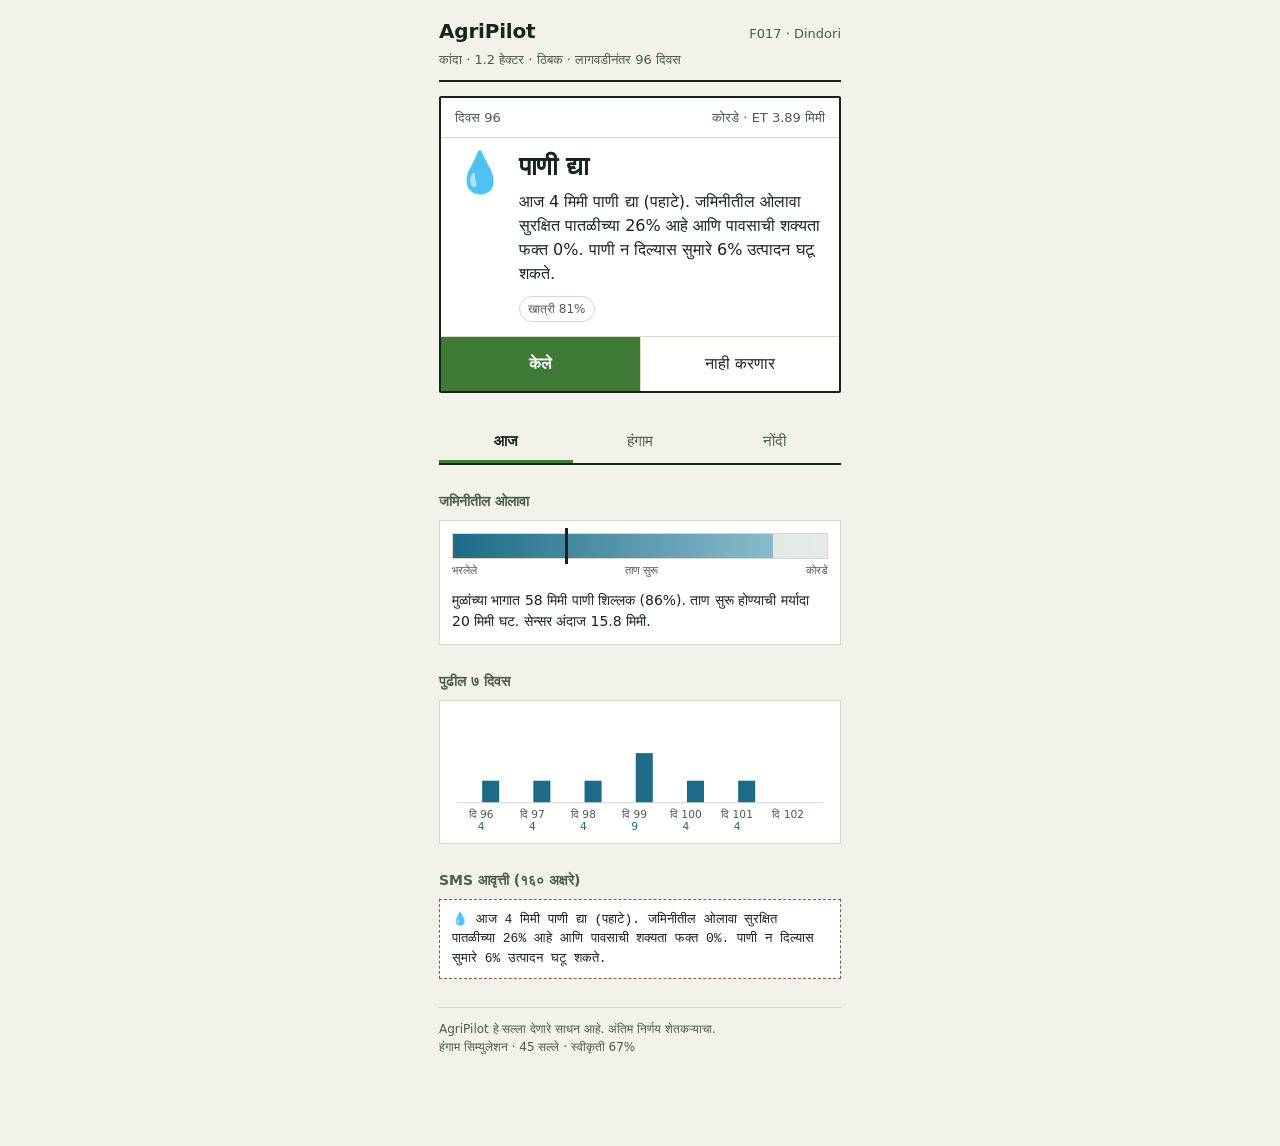
<file: app/index_mr_lowbandwidth.html>
<!doctype html>
<html lang="mr">
<head>
<meta charset="utf-8">
<meta name="viewport" content="width=device-width,initial-scale=1,viewport-fit=cover">
<title>AgriPilot &mdash; शेत सल्ला</title>
<style>
:root{
  --ink:#16241d; --ink-soft:#4a5b51; --paper:#f3f2ea; --card:#ffffff;
  --water:#1d6b86; --leaf:#3f7a37; --soil:#8a5a3b; --alert:#bf4520;
  --rule:#d8d7c9; --shadow:0 1px 0 var(--rule);
}
:root:not([data-theme=light]){}
@media (prefers-color-scheme:dark){
 :root:not([data-theme=light]){--ink:#e9ece3;--ink-soft:#9dab9c;--paper:#101511;--card:#19211b;--rule:#2c352d;--water:#5fb6d1;--leaf:#7cc06e;--soil:#c08f68;--alert:#f08055;}
}
:root[data-theme=dark]{--ink:#e9ece3;--ink-soft:#9dab9c;--paper:#101511;--card:#19211b;--rule:#2c352d;--water:#5fb6d1;--leaf:#7cc06e;--soil:#c08f68;--alert:#f08055;}
*{box-sizing:border-box}
body{margin:0;background:var(--paper);color:var(--ink);
 font-family:"Noto Sans Devanagari","Nirmala UI",system-ui,-apple-system,"Segoe UI",Roboto,sans-serif;
 font-size:17px;line-height:1.5;-webkit-text-size-adjust:100%}
.wrap{max-width:430px;margin:0 auto;padding:0 14px 90px}
header{padding:16px 0 10px;border-bottom:2px solid var(--ink)}
.brand{display:flex;align-items:baseline;justify-content:space-between;gap:8px}
.brand b{font-size:20px;letter-spacing:-.01em}
.brand span{font-size:13px;color:var(--ink-soft)}
.meta{font-size:13px;color:var(--ink-soft);margin-top:4px}

/* hero: the day's action, the one loud thing in the whole design */
.today{margin:14px 0 0;background:var(--card);border:2px solid var(--ink);border-radius:2px}
.today .band{display:flex;align-items:center;gap:10px;padding:10px 14px;border-bottom:1px solid var(--rule)}
.today .band .day{font-variant-numeric:tabular-nums;font-size:13px;color:var(--ink-soft)}
.today .verb{padding:14px;display:flex;gap:14px;align-items:flex-start}
.today .glyph{font-size:40px;line-height:1}
.today h1{margin:0;font-size:26px;line-height:1.15;letter-spacing:-.02em}
.today p{margin:8px 0 0;font-size:16px}
.confi{display:inline-block;margin-top:10px;font-size:12px;padding:3px 8px;border:1px solid var(--rule);border-radius:99px;color:var(--ink-soft)}
.acts{display:flex;border-top:1px solid var(--rule)}
.acts button{flex:1;border:0;padding:15px 8px;font:inherit;font-size:16px;background:transparent;color:var(--ink);cursor:pointer}
.acts button+button{border-left:1px solid var(--rule)}
.acts button.yes{background:var(--leaf);color:#fff;font-weight:600}
.acts button:focus-visible{outline:3px solid var(--water);outline-offset:-3px}
.done{padding:12px 14px;font-size:15px;color:var(--leaf);display:none}

h2{font-size:14px;font-weight:600;margin:26px 0 8px;color:var(--ink-soft)}
.grid{display:grid;grid-template-columns:1fr 1fr;gap:1px;background:var(--rule);border:1px solid var(--rule)}
.cell{background:var(--card);padding:10px 12px}
.cell .n{font-size:22px;font-variant-numeric:tabular-nums;letter-spacing:-.02em}
.cell .l{font-size:12px;color:var(--ink-soft)}
.cell .d{font-size:12px;color:var(--leaf)}
.cell .d.bad{color:var(--alert)}

.moist{background:var(--card);border:1px solid var(--rule);padding:12px}
.bar{height:26px;background:linear-gradient(90deg,var(--water),#9cc9d6);position:relative;border:1px solid var(--rule)}
.bar i{position:absolute;top:-6px;bottom:-6px;width:3px;background:var(--ink)}
.bar u{position:absolute;top:0;bottom:0;right:0;background:var(--paper);opacity:.85}
.scale{display:flex;justify-content:space-between;font-size:11px;color:var(--ink-soft);margin-top:4px}

svg{display:block;width:100%;height:auto}
.chartbox{background:var(--card);border:1px solid var(--rule);padding:10px 8px 4px;overflow-x:auto}
.legend{display:flex;gap:14px;font-size:12px;color:var(--ink-soft);padding:6px 4px 0;flex-wrap:wrap}
.legend b{display:inline-block;width:10px;height:10px;margin-right:4px;vertical-align:-1px}

.log{border:1px solid var(--rule);background:var(--card)}
.row{padding:10px 12px;border-bottom:1px solid var(--rule);display:flex;gap:10px;font-size:14px}
.row:last-child{border-bottom:0}
.row .g{font-size:18px}
.row .t{flex:1}
.row .s{font-size:11px;color:var(--ink-soft);white-space:nowrap}
.row.rej .t{opacity:.55;text-decoration:line-through}

.sms{font-family:ui-monospace,"Cascadia Mono",Menlo,monospace;font-size:13px;background:var(--card);
 border:1px dashed var(--soil);padding:10px 12px;white-space:pre-wrap;word-break:break-word}
.tabs{display:flex;gap:0;margin:26px 0 0;border-bottom:2px solid var(--ink)}
.tabs button{flex:1;background:transparent;border:0;padding:11px 6px;font:inherit;font-size:15px;color:var(--ink-soft);cursor:pointer}
.tabs button[aria-selected=true]{color:var(--ink);font-weight:600;box-shadow:inset 0 -3px 0 var(--leaf)}
.pane{display:none}.pane.on{display:block}
footer{margin-top:28px;font-size:12px;color:var(--ink-soft);border-top:1px solid var(--rule);padding-top:12px}
.kb{font-size:11px;color:var(--ink-soft);text-align:right;padding-top:6px}
@media (prefers-reduced-motion:no-preference){.today{transition:border-color .2s}}
</style>
</head>
<body>
<div class="wrap">
<header>
  <div class="brand"><b>AgriPilot</b><span id="fmeta"></span></div>
  <div class="meta" id="fsub"></div>
</header>

<div class="today" id="today"></div>

<div class="tabs" role="tablist">
  <button role="tab" aria-selected="true" data-p="p1">आज</button>
  <button role="tab" aria-selected="false" data-p="p2">हंगाम</button>
  <button role="tab" aria-selected="false" data-p="p3">नोंदी</button>
</div>

<div class="pane on" id="p1">
  <h2>जमिनीतील ओलावा</h2>
  <div class="moist">
    <div class="bar"><u id="dep"></u><i id="mark"></i></div>
    <div class="scale"><span>भरलेले</span><span id="rawlbl">ताण सुरू</span><span>कोरडे</span></div>
    <p style="margin:10px 0 0;font-size:14px" id="mtxt"></p>
  </div>
  <h2>पुढील ७ दिवस</h2>
  <div class="chartbox"><svg id="plan" viewBox="0 0 360 120" role="img" aria-label="सात दिवसांचा आराखडा"></svg></div>
  <h2>SMS आवृत्ती (१६० अक्षरे)</h2>
  <div class="sms" id="sms"></div>
</div>

<div class="pane" id="p2">
  <h2>आजपर्यंत — तुमच्या नेहमीच्या पद्धतीशी तुलना</h2>
  <div class="grid" id="kpi"></div>
  <h2>पाणी आणि ताण</h2>
  <div class="chartbox"><svg id="season" viewBox="0 0 360 170" role="img" aria-label="हंगामातील पाणी"></svg>
    <div class="legend"><span><b style="background:var(--water)"></b>सिंचन</span>
      <span><b style="background:#9cc9d6"></b>पाऊस</span>
      <span><b style="background:var(--soil)"></b>ओलावा घट</span>
      <span><b style="background:var(--alert)"></b>ताण मर्यादा</span></div></div>
  <h2>निविष्ठा वापर</h2>
  <div class="chartbox"><svg id="inputs" viewBox="0 0 360 130" role="img" aria-label="निविष्ठा तुलना"></svg></div>
</div>

<div class="pane" id="p3">
  <h2>सल्ल्यांची नोंद</h2>
  <div class="log" id="log"></div>
  <div class="kb" id="weight"></div>
</div>

<footer>
  AgriPilot हे सल्ला देणारे साधन आहे. अंतिम निर्णय शेतकऱ्याचा.<br>
  <span id="src"></span>
</footer>
</div>

<script id="d" type="application/json">{"trace":[{"day":0,"rain":6.1,"etc":1.94,"ks":1.0,"dr":0.0,"dr_hat":0.0,"raw":7.1,"taw":23.6,"irrigation":9.7,"n":0.0,"spray":""},{"day":1,"rain":0.0,"etc":2.75,"ks":1.0,"dr":2.8,"dr_hat":4.5,"raw":7.4,"taw":24.8,"irrigation":0.0,"n":0.0,"spray":""},{"day":2,"rain":15.1,"etc":1.83,"ks":1.0,"dr":0.0,"dr_hat":0.0,"raw":7.8,"taw":25.9,"irrigation":4.0,"n":0.0,"spray":""},{"day":3,"rain":0.0,"etc":2.48,"ks":1.0,"dr":2.5,"dr_hat":3.8,"raw":8.1,"taw":27.0,"irrigation":0.0,"n":0.0,"spray":""},{"day":4,"rain":0.0,"etc":2.76,"ks":1.0,"dr":1.5,"dr_hat":2.7,"raw":8.4,"taw":28.1,"irrigation":4.2,"n":0.0,"spray":""},{"day":5,"rain":0.0,"etc":2.73,"ks":1.0,"dr":0.6,"dr_hat":2.9,"raw":8.8,"taw":29.3,"irrigation":4.0,"n":0.0,"spray":""},{"day":6,"rain":1.5,"etc":1.68,"ks":1.0,"dr":0.8,"dr_hat":3.5,"raw":9.1,"taw":30.4,"irrigation":0.0,"n":0.0,"spray":""},{"day":7,"rain":10.0,"etc":1.97,"ks":1.0,"dr":0.0,"dr_hat":0.0,"raw":9.5,"taw":31.5,"irrigation":0.0,"n":0.0,"spray":""},{"day":8,"rain":16.4,"etc":1.91,"ks":1.0,"dr":0.0,"dr_hat":0.0,"raw":9.8,"taw":32.6,"irrigation":0.0,"n":0.0,"spray":""},{"day":9,"rain":14.1,"etc":1.89,"ks":1.0,"dr":0.0,"dr_hat":0.0,"raw":10.1,"taw":33.8,"irrigation":0.0,"n":0.0,"spray":""},{"day":10,"rain":0.0,"etc":2.89,"ks":1.0,"dr":2.9,"dr_hat":4.4,"raw":10.5,"taw":34.9,"irrigation":0.0,"n":0.0,"spray":""},{"day":11,"rain":0.0,"etc":2.98,"ks":1.0,"dr":5.9,"dr_hat":9.1,"raw":10.8,"taw":36.0,"irrigation":0.0,"n":0.0,"spray":""},{"day":12,"rain":0.0,"etc":3.16,"ks":1.0,"dr":9.0,"dr_hat":13.3,"raw":11.1,"taw":37.1,"irrigation":0.0,"n":0.0,"spray":""},{"day":13,"rain":0.0,"etc":2.88,"ks":1.0,"dr":1.2,"dr_hat":6.1,"raw":11.5,"taw":38.3,"irrigation":11.9,"n":0.0,"spray":""},{"day":14,"rain":0.0,"etc":2.93,"ks":1.0,"dr":0.5,"dr_hat":5.1,"raw":11.8,"taw":39.4,"irrigation":4.0,"n":0.0,"spray":""},{"day":15,"rain":0.0,"etc":2.95,"ks":1.0,"dr":3.5,"dr_hat":8.2,"raw":12.2,"taw":40.5,"irrigation":0.0,"n":0.0,"spray":""},{"day":16,"rain":0.0,"etc":2.89,"ks":1.0,"dr":6.4,"dr_hat":10.0,"raw":12.5,"taw":41.6,"irrigation":0.0,"n":0.0,"spray":""},{"day":17,"rain":0.0,"etc":2.88,"ks":1.0,"dr":9.2,"dr_hat":13.3,"raw":12.8,"taw":42.8,"irrigation":0.0,"n":0.0,"spray":""},{"day":18,"rain":0.0,"etc":2.98,"ks":1.0,"dr":2.4,"dr_hat":6.3,"raw":13.2,"taw":43.9,"irrigation":10.9,"n":0.0,"spray":""},{"day":19,"rain":0.0,"etc":2.84,"ks":1.0,"dr":5.3,"dr_hat":9.0,"raw":13.5,"taw":45.0,"irrigation":0.0,"n":0.0,"spray":""},{"day":20,"rain":11.1,"etc":1.84,"ks":1.0,"dr":0.0,"dr_hat":0.0,"raw":13.8,"taw":46.1,"irrigation":0.0,"n":0.0,"spray":""},{"day":21,"rain":0.0,"etc":2.87,"ks":1.0,"dr":2.9,"dr_hat":3.9,"raw":14.2,"taw":47.3,"irrigation":0.0,"n":0.0,"spray":"biological"},{"day":22,"rain":0.0,"etc":3.08,"ks":1.0,"dr":5.9,"dr_hat":8.0,"raw":14.5,"taw":48.4,"irrigation":0.0,"n":0.0,"spray":""},{"day":23,"rain":0.0,"etc":3.46,"ks":1.0,"dr":9.4,"dr_hat":12.1,"raw":14.9,"taw":49.5,"irrigation":0.0,"n":0.0,"spray":""},{"day":24,"rain":0.0,"etc":3.31,"ks":1.0,"dr":12.7,"dr_hat":15.7,"raw":15.2,"taw":50.6,"irrigation":0.0,"n":0.0,"spray":""},{"day":25,"rain":0.0,"etc":3.16,"ks":1.0,"dr":8.2,"dr_hat":11.4,"raw":15.5,"taw":51.8,"irrigation":8.6,"n":0.0,"spray":""},{"day":26,"rain":0.0,"etc":3.2,"ks":1.0,"dr":11.4,"dr_hat":15.2,"raw":15.9,"taw":52.9,"irrigation":0.0,"n":0.0,"spray":""},{"day":27,"rain":0.0,"etc":3.21,"ks":1.0,"dr":14.6,"dr_hat":20.1,"raw":16.2,"taw":54.0,"irrigation":0.0,"n":0.0,"spray":""},{"day":28,"rain":0.0,"etc":3.02,"ks":1.0,"dr":8.9,"dr_hat":12.9,"raw":16.5,"taw":55.1,"irrigation":9.7,"n":0.0,"spray":"chemical"},{"day":29,"rain":0.0,"etc":2.91,"ks":1.0,"dr":8.2,"dr_hat":13.8,"raw":16.9,"taw":56.3,"irrigation":4.0,"n":0.0,"spray":""},{"day":30,"rain":0.0,"etc":2.97,"ks":1.0,"dr":11.2,"dr_hat":14.6,"raw":17.2,"taw":57.4,"irrigation":0.0,"n":0.0,"spray":""},{"day":31,"rain":0.0,"etc":3.1,"ks":1.0,"dr":14.3,"dr_hat":19.3,"raw":17.6,"taw":58.5,"irrigation":0.0,"n":0.0,"spray":""},{"day":32,"rain":0.0,"etc":3.17,"ks":1.0,"dr":8.8,"dr_hat":12.9,"raw":17.9,"taw":59.6,"irrigation":9.6,"n":0.0,"spray":""},{"day":33,"rain":0.0,"etc":3.03,"ks":1.0,"dr":8.3,"dr_hat":12.1,"raw":18.2,"taw":60.8,"irrigation":4.0,"n":0.0,"spray":""},{"day":34,"rain":0.0,"etc":3.27,"ks":1.0,"dr":11.5,"dr_hat":16.4,"raw":18.6,"taw":61.9,"irrigation":0.0,"n":0.0,"spray":""},{"day":35,"rain":0.0,"etc":3.14,"ks":1.0,"dr":14.7,"dr_hat":22.2,"raw":18.9,"taw":63.0,"irrigation":0.0,"n":0.0,"spray":"chemical"},{"day":36,"rain":0.0,"etc":3.54,"ks":1.0,"dr":9.0,"dr_hat":14.3,"raw":19.2,"taw":64.1,"irrigation":10.2,"n":0.0,"spray":""},{"day":37,"rain":0.0,"etc":3.56,"ks":1.0,"dr":12.6,"dr_hat":18.4,"raw":19.6,"taw":65.3,"irrigation":0.0,"n":0.0,"spray":""},{"day":38,"rain":0.0,"etc":3.53,"ks":1.0,"dr":12.5,"dr_hat":17.5,"raw":19.9,"taw":66.4,"irrigation":4.0,"n":0.0,"spray":""},{"day":39,"rain":0.0,"etc":3.9,"ks":1.0,"dr":12.8,"dr_hat":17.5,"raw":20.3,"taw":67.5,"irrigation":4.0,"n":0.0,"spray":""},{"day":40,"rain":0.0,"etc":3.89,"ks":1.0,"dr":16.7,"dr_hat":22.9,"raw":20.3,"taw":67.5,"irrigation":0.0,"n":0.0,"spray":""},{"day":41,"rain":0.0,"etc":3.69,"ks":1.0,"dr":2.2,"dr_hat":10.5,"raw":20.3,"taw":67.5,"irrigation":20.2,"n":0.0,"spray":""},{"day":42,"rain":0.0,"etc":3.44,"ks":1.0,"dr":5.6,"dr_hat":13.1,"raw":20.3,"taw":67.5,"irrigation":0.0,"n":0.0,"spray":"biological"},{"day":43,"rain":0.0,"etc":3.29,"ks":1.0,"dr":8.9,"dr_hat":15.0,"raw":20.3,"taw":67.5,"irrigation":0.0,"n":0.0,"spray":""},{"day":44,"rain":0.0,"etc":3.43,"ks":1.0,"dr":4.9,"dr_hat":10.7,"raw":20.3,"taw":67.5,"irrigation":8.2,"n":0.0,"spray":""},{"day":45,"rain":0.0,"etc":3.48,"ks":1.0,"dr":4.8,"dr_hat":13.4,"raw":20.3,"taw":67.5,"irrigation":4.0,"n":0.0,"spray":""},{"day":46,"rain":0.0,"etc":3.49,"ks":1.0,"dr":8.3,"dr_hat":16.0,"raw":20.3,"taw":67.5,"irrigation":0.0,"n":8.0,"spray":""},{"day":47,"rain":0.0,"etc":3.37,"ks":1.0,"dr":4.1,"dr_hat":11.7,"raw":20.3,"taw":67.5,"irrigation":8.5,"n":0.0,"spray":""},{"day":48,"rain":0.0,"etc":3.48,"ks":1.0,"dr":7.6,"dr_hat":13.1,"raw":20.3,"taw":67.5,"irrigation":0.0,"n":0.0,"spray":""},{"day":49,"rain":0.0,"etc":3.49,"ks":1.0,"dr":11.0,"dr_hat":16.4,"raw":20.3,"taw":67.5,"irrigation":0.0,"n":0.0,"spray":"chemical"},{"day":50,"rain":0.0,"etc":3.64,"ks":1.0,"dr":14.7,"dr_hat":21.2,"raw":20.3,"taw":67.5,"irrigation":0.0,"n":0.0,"spray":""},{"day":51,"rain":0.0,"etc":3.34,"ks":1.0,"dr":8.9,"dr_hat":14.4,"raw":20.3,"taw":67.5,"irrigation":10.1,"n":0.0,"spray":""},{"day":52,"rain":0.0,"etc":3.62,"ks":1.0,"dr":8.9,"dr_hat":15.7,"raw":20.3,"taw":67.5,"irrigation":4.0,"n":0.0,"spray":""},{"day":53,"rain":0.0,"etc":3.82,"ks":1.0,"dr":9.1,"dr_hat":16.4,"raw":20.3,"taw":67.5,"irrigation":4.0,"n":0.0,"spray":""},{"day":54,"rain":0.6,"etc":2.71,"ks":1.0,"dr":11.2,"dr_hat":16.8,"raw":20.3,"taw":67.5,"irrigation":0.0,"n":0.0,"spray":""},{"day":55,"rain":0.0,"etc":3.13,"ks":1.0,"dr":10.8,"dr_hat":15.8,"raw":20.3,"taw":67.5,"irrigation":4.0,"n":16.3,"spray":""},{"day":56,"rain":0.0,"etc":3.56,"ks":1.0,"dr":14.3,"dr_hat":19.5,"raw":20.3,"taw":67.5,"irrigation":0.0,"n":0.0,"spray":"chemical"},{"day":57,"rain":0.0,"etc":3.94,"ks":1.0,"dr":9.4,"dr_hat":14.6,"raw":20.3,"taw":67.5,"irrigation":9.9,"n":0.0,"spray":""},{"day":58,"rain":0.0,"etc":3.83,"ks":1.0,"dr":9.6,"dr_hat":14.8,"raw":20.3,"taw":67.5,"irrigation":4.0,"n":0.0,"spray":""},{"day":59,"rain":0.0,"etc":3.84,"ks":1.0,"dr":13.5,"dr_hat":21.8,"raw":20.3,"taw":67.5,"irrigation":0.0,"n":0.0,"spray":""},{"day":60,"rain":0.0,"etc":3.71,"ks":1.0,"dr":1.2,"dr_hat":10.4,"raw":20.3,"taw":67.5,"irrigation":17.7,"n":0.0,"spray":""},{"day":61,"rain":0.0,"etc":3.69,"ks":1.0,"dr":4.9,"dr_hat":13.2,"raw":20.3,"taw":67.5,"irrigation":0.0,"n":0.0,"spray":""},{"day":62,"rain":0.0,"etc":3.41,"ks":1.0,"dr":8.3,"dr_hat":16.0,"raw":20.3,"taw":67.5,"irrigation":0.0,"n":0.0,"spray":""},{"day":63,"rain":0.0,"etc":3.42,"ks":1.0,"dr":11.8,"dr_hat":21.5,"raw":20.3,"taw":67.5,"irrigation":0.0,"n":0.0,"spray":""},{"day":64,"rain":0.0,"etc":3.51,"ks":1.0,"dr":6.1,"dr_hat":14.9,"raw":20.3,"taw":67.5,"irrigation":10.1,"n":18.4,"spray":""},{"day":65,"rain":0.0,"etc":3.45,"ks":1.0,"dr":9.6,"dr_hat":16.3,"raw":20.3,"taw":67.5,"irrigation":0.0,"n":0.0,"spray":"biological"},{"day":66,"rain":0.0,"etc":3.76,"ks":1.0,"dr":4.2,"dr_hat":15.1,"raw":20.3,"taw":67.5,"irrigation":10.1,"n":0.0,"spray":""},{"day":67,"rain":0.0,"etc":3.75,"ks":1.0,"dr":8.0,"dr_hat":17.5,"raw":20.3,"taw":67.5,"irrigation":0.0,"n":0.0,"spray":""},{"day":68,"rain":0.0,"etc":3.35,"ks":1.0,"dr":11.3,"dr_hat":19.2,"raw":20.3,"taw":67.5,"irrigation":0.0,"n":0.0,"spray":""},{"day":69,"rain":0.0,"etc":3.65,"ks":1.0,"dr":6.3,"dr_hat":14.1,"raw":20.3,"taw":67.5,"irrigation":9.7,"n":0.0,"spray":""},{"day":70,"rain":0.0,"etc":3.63,"ks":1.0,"dr":9.9,"dr_hat":16.2,"raw":20.3,"taw":67.5,"irrigation":0.0,"n":0.0,"spray":""},{"day":71,"rain":0.0,"etc":3.55,"ks":1.0,"dr":13.5,"dr_hat":19.6,"raw":20.3,"taw":67.5,"irrigation":0.0,"n":0.0,"spray":""},{"day":72,"rain":0.0,"etc":3.65,"ks":1.0,"dr":17.1,"dr_hat":22.9,"raw":20.3,"taw":67.5,"irrigation":0.0,"n":0.0,"spray":""},{"day":73,"rain":0.0,"etc":4.0,"ks":1.0,"dr":10.5,"dr_hat":17.2,"raw":20.3,"taw":67.5,"irrigation":11.8,"n":0.0,"spray":"biological"},{"day":74,"rain":0.0,"etc":3.62,"ks":1.0,"dr":14.1,"dr_hat":22.4,"raw":20.3,"taw":67.5,"irrigation":0.0,"n":15.7,"spray":""},{"day":75,"rain":0.0,"etc":3.35,"ks":1.0,"dr":8.0,"dr_hat":15.1,"raw":20.3,"taw":67.5,"irrigation":10.6,"n":0.0,"spray":""},{"day":76,"rain":0.0,"etc":3.19,"ks":1.0,"dr":11.2,"dr_hat":18.6,"raw":20.3,"taw":67.5,"irrigation":0.0,"n":0.0,"spray":""},{"day":77,"rain":0.0,"etc":3.0,"ks":1.0,"dr":10.6,"dr_hat":17.4,"raw":20.3,"taw":67.5,"irrigation":4.0,"n":0.0,"spray":""},{"day":78,"rain":0.0,"etc":2.82,"ks":1.0,"dr":9.8,"dr_hat":13.7,"raw":20.3,"taw":67.5,"irrigation":4.0,"n":0.0,"spray":""},{"day":79,"rain":0.0,"etc":2.95,"ks":1.0,"dr":9.1,"dr_hat":15.0,"raw":20.3,"taw":67.5,"irrigation":4.0,"n":0.0,"spray":""},{"day":80,"rain":0.0,"etc":2.95,"ks":1.0,"dr":8.5,"dr_hat":14.8,"raw":20.3,"taw":67.5,"irrigation":4.0,"n":0.0,"spray":"biological"},{"day":81,"rain":0.0,"etc":2.96,"ks":1.0,"dr":11.4,"dr_hat":16.8,"raw":20.3,"taw":67.5,"irrigation":0.0,"n":0.0,"spray":""},{"day":82,"rain":0.0,"etc":3.4,"ks":1.0,"dr":14.8,"dr_hat":18.4,"raw":20.3,"taw":67.5,"irrigation":0.0,"n":0.0,"spray":""},{"day":83,"rain":0.0,"etc":3.51,"ks":1.0,"dr":18.3,"dr_hat":24.4,"raw":20.3,"taw":67.5,"irrigation":0.0,"n":8.6,"spray":""},{"day":84,"rain":0.0,"etc":3.38,"ks":1.0,"dr":11.0,"dr_hat":16.9,"raw":20.3,"taw":67.5,"irrigation":11.9,"n":0.0,"spray":""},{"day":85,"rain":0.0,"etc":3.24,"ks":1.0,"dr":10.7,"dr_hat":16.8,"raw":20.3,"taw":67.5,"irrigation":4.0,"n":0.0,"spray":""},{"day":86,"rain":0.0,"etc":3.47,"ks":1.0,"dr":10.5,"dr_hat":17.0,"raw":20.3,"taw":67.5,"irrigation":4.0,"n":0.0,"spray":""},{"day":87,"rain":0.0,"etc":3.63,"ks":1.0,"dr":14.2,"dr_hat":20.1,"raw":20.3,"taw":67.5,"irrigation":0.0,"n":0.0,"spray":"chemical"},{"day":88,"rain":0.0,"etc":3.34,"ks":1.0,"dr":7.8,"dr_hat":15.8,"raw":20.3,"taw":67.5,"irrigation":10.8,"n":0.0,"spray":""},{"day":89,"rain":0.0,"etc":3.56,"ks":1.0,"dr":11.3,"dr_hat":17.6,"raw":20.3,"taw":67.5,"irrigation":0.0,"n":0.0,"spray":""},{"day":90,"rain":0.0,"etc":3.45,"ks":1.0,"dr":14.8,"dr_hat":19.8,"raw":20.3,"taw":67.5,"irrigation":0.0,"n":0.0,"spray":""},{"day":91,"rain":0.0,"etc":3.2,"ks":1.0,"dr":18.0,"dr_hat":23.6,"raw":20.3,"taw":67.5,"irrigation":0.0,"n":0.0,"spray":""},{"day":92,"rain":0.0,"etc":3.26,"ks":1.0,"dr":10.5,"dr_hat":17.2,"raw":20.3,"taw":67.5,"irrigation":11.9,"n":0.0,"spray":""},{"day":93,"rain":2.5,"etc":2.16,"ks":1.0,"dr":10.1,"dr_hat":16.8,"raw":20.3,"taw":67.5,"irrigation":0.0,"n":0.0,"spray":""},{"day":94,"rain":0.0,"etc":3.23,"ks":1.0,"dr":9.8,"dr_hat":17.2,"raw":20.3,"taw":67.5,"irrigation":4.0,"n":8.0,"spray":"biological"},{"day":95,"rain":0.0,"etc":3.25,"ks":1.0,"dr":9.4,"dr_hat":15.3,"raw":20.3,"taw":67.5,"irrigation":4.0,"n":0.0,"spray":""},{"day":96,"rain":0.0,"etc":3.89,"ks":1.0,"dr":9.7,"dr_hat":15.8,"raw":20.3,"taw":67.5,"irrigation":4.0,"n":0.0,"spray":""},{"day":97,"rain":0.0,"etc":4.07,"ks":1.0,"dr":10.2,"dr_hat":15.3,"raw":20.3,"taw":67.5,"irrigation":4.0,"n":0.0,"spray":""},{"day":98,"rain":0.0,"etc":4.37,"ks":1.0,"dr":10.9,"dr_hat":16.8,"raw":20.3,"taw":67.5,"irrigation":4.0,"n":0.0,"spray":""},{"day":99,"rain":0.0,"etc":4.45,"ks":1.0,"dr":7.3,"dr_hat":13.0,"raw":20.3,"taw":67.5,"irrigation":9.0,"n":0.0,"spray":""},{"day":100,"rain":0.0,"etc":4.13,"ks":1.0,"dr":7.8,"dr_hat":16.3,"raw":20.3,"taw":67.5,"irrigation":4.0,"n":0.0,"spray":""},{"day":101,"rain":0.0,"etc":3.94,"ks":1.0,"dr":8.2,"dr_hat":17.3,"raw":20.3,"taw":67.5,"irrigation":4.0,"n":0.0,"spray":""},{"day":102,"rain":0.0,"etc":3.6,"ks":1.0,"dr":11.8,"dr_hat":20.5,"raw":20.3,"taw":67.5,"irrigation":0.0,"n":0.0,"spray":""},{"day":103,"rain":0.0,"etc":3.74,"ks":1.0,"dr":11.9,"dr_hat":20.0,"raw":20.3,"taw":67.5,"irrigation":4.0,"n":0.0,"spray":"biological"},{"day":104,"rain":0.0,"etc":4.15,"ks":1.0,"dr":16.1,"dr_hat":25.8,"raw":20.3,"taw":67.5,"irrigation":0.0,"n":0.0,"spray":""},{"day":105,"rain":0.0,"etc":3.54,"ks":1.0,"dr":9.4,"dr_hat":16.3,"raw":20.3,"taw":67.5,"irrigation":11.4,"n":0.0,"spray":""},{"day":106,"rain":0.0,"etc":3.47,"ks":1.0,"dr":9.2,"dr_hat":17.2,"raw":20.3,"taw":67.5,"irrigation":4.0,"n":0.0,"spray":""},{"day":107,"rain":0.0,"etc":3.89,"ks":1.0,"dr":13.1,"dr_hat":20.4,"raw":20.3,"taw":67.5,"irrigation":0.0,"n":0.0,"spray":""},{"day":108,"rain":0.0,"etc":4.13,"ks":1.0,"dr":17.2,"dr_hat":23.9,"raw":20.3,"taw":67.5,"irrigation":0.0,"n":0.0,"spray":""},{"day":109,"rain":0.0,"etc":4.07,"ks":1.0,"dr":21.3,"dr_hat":27.6,"raw":20.3,"taw":67.5,"irrigation":0.0,"n":0.0,"spray":""},{"day":110,"rain":0.0,"etc":4.16,"ks":0.978,"dr":6.2,"dr_hat":11.7,"raw":20.3,"taw":67.5,"irrigation":21.3,"n":0.0,"spray":"chemical"},{"day":111,"rain":0.0,"etc":4.57,"ks":1.0,"dr":7.1,"dr_hat":13.5,"raw":20.3,"taw":67.5,"irrigation":4.0,"n":0.0,"spray":""},{"day":112,"rain":0.0,"etc":4.82,"ks":1.0,"dr":12.0,"dr_hat":18.7,"raw":20.3,"taw":67.5,"irrigation":0.0,"n":0.0,"spray":""},{"day":113,"rain":0.0,"etc":4.7,"ks":1.0,"dr":3.0,"dr_hat":9.8,"raw":20.3,"taw":67.5,"irrigation":15.2,"n":0.0,"spray":""},{"day":114,"rain":0.0,"etc":4.97,"ks":1.0,"dr":4.4,"dr_hat":11.5,"raw":20.3,"taw":67.5,"irrigation":4.0,"n":0.0,"spray":""},{"day":115,"rain":0.0,"etc":4.78,"ks":1.0,"dr":2.7,"dr_hat":10.0,"raw":20.3,"taw":67.5,"irrigation":7.2,"n":0.0,"spray":""},{"day":116,"rain":0.0,"etc":4.4,"ks":1.0,"dr":1.1,"dr_hat":9.5,"raw":20.3,"taw":67.5,"irrigation":6.7,"n":0.0,"spray":""},{"day":117,"rain":0.0,"etc":4.16,"ks":1.0,"dr":5.3,"dr_hat":9.1,"raw":20.3,"taw":67.5,"irrigation":0.0,"n":0.0,"spray":"chemical"},{"day":118,"rain":0.0,"etc":4.69,"ks":1.0,"dr":6.4,"dr_hat":14.0,"raw":20.3,"taw":67.5,"irrigation":4.0,"n":0.0,"spray":""},{"day":119,"rain":0.0,"etc":4.57,"ks":1.0,"dr":11.0,"dr_hat":17.0,"raw":20.3,"taw":67.5,"irrigation":0.0,"n":0.0,"spray":""},{"day":120,"rain":0.0,"etc":4.19,"ks":1.0,"dr":6.5,"dr_hat":14.3,"raw":20.3,"taw":67.5,"irrigation":9.6,"n":0.0,"spray":""},{"day":121,"rain":0.0,"etc":4.02,"ks":1.0,"dr":10.5,"dr_hat":18.5,"raw":20.3,"taw":67.5,"irrigation":0.0,"n":0.0,"spray":""},{"day":122,"rain":0.0,"etc":4.13,"ks":1.0,"dr":6.1,"dr_hat":14.3,"raw":20.3,"taw":67.5,"irrigation":9.5,"n":0.0,"spray":""},{"day":123,"rain":0.0,"etc":3.84,"ks":1.0,"dr":9.9,"dr_hat":18.0,"raw":20.3,"taw":67.5,"irrigation":0.0,"n":0.0,"spray":""},{"day":124,"rain":0.0,"etc":4.13,"ks":1.0,"dr":14.1,"dr_hat":21.4,"raw":20.3,"taw":67.5,"irrigation":0.0,"n":0.0,"spray":"biological"},{"day":125,"rain":0.0,"etc":4.1,"ks":1.0,"dr":8.7,"dr_hat":15.7,"raw":20.3,"taw":67.5,"irrigation":10.5,"n":0.0,"spray":""},{"day":126,"rain":0.0,"etc":4.02,"ks":1.0,"dr":9.2,"dr_hat":16.2,"raw":20.3,"taw":67.5,"irrigation":4.0,"n":0.0,"spray":""},{"day":127,"rain":0.0,"etc":3.88,"ks":1.0,"dr":13.0,"dr_hat":17.2,"raw":20.3,"taw":67.5,"irrigation":0.0,"n":0.0,"spray":""},{"day":128,"rain":0.0,"etc":3.8,"ks":1.0,"dr":7.2,"dr_hat":15.4,"raw":20.3,"taw":67.5,"irrigation":10.7,"n":0.0,"spray":""},{"day":129,"rain":0.0,"etc":3.95,"ks":1.0,"dr":7.6,"dr_hat":15.7,"raw":20.3,"taw":67.5,"irrigation":4.0,"n":0.0,"spray":""},{"day":130,"rain":0.0,"etc":3.77,"ks":1.0,"dr":11.3,"dr_hat":20.0,"raw":20.3,"taw":67.5,"irrigation":0.0,"n":0.0,"spray":""},{"day":131,"rain":0.0,"etc":3.8,"ks":1.0,"dr":5.6,"dr_hat":15.3,"raw":20.3,"taw":67.5,"irrigation":10.6,"n":0.0,"spray":"biological"},{"day":132,"rain":0.0,"etc":4.07,"ks":1.0,"dr":6.0,"dr_hat":13.3,"raw":20.3,"taw":67.5,"irrigation":4.0,"n":0.0,"spray":""},{"day":133,"rain":0.0,"etc":4.11,"ks":1.0,"dr":6.6,"dr_hat":13.4,"raw":20.3,"taw":67.5,"irrigation":4.0,"n":0.0,"spray":""},{"day":134,"rain":0.0,"etc":4.2,"ks":1.0,"dr":10.8,"dr_hat":18.8,"raw":20.3,"taw":67.5,"irrigation":0.0,"n":0.0,"spray":""},{"day":135,"rain":0.0,"etc":3.85,"ks":1.0,"dr":14.6,"dr_hat":22.2,"raw":20.3,"taw":67.5,"irrigation":0.0,"n":0.0,"spray":""},{"day":136,"rain":0.0,"etc":4.34,"ks":1.0,"dr":8.5,"dr_hat":17.6,"raw":20.3,"taw":67.5,"irrigation":11.6,"n":0.0,"spray":""},{"day":137,"rain":0.0,"etc":4.2,"ks":1.0,"dr":9.1,"dr_hat":18.6,"raw":20.3,"taw":67.5,"irrigation":4.0,"n":0.0,"spray":""},{"day":138,"rain":0.0,"etc":3.96,"ks":1.0,"dr":9.5,"dr_hat":20.2,"raw":20.3,"taw":67.5,"irrigation":4.0,"n":0.0,"spray":"biological"},{"day":139,"rain":0.0,"etc":3.7,"ks":1.0,"dr":4.3,"dr_hat":14.6,"raw":20.3,"taw":67.5,"irrigation":9.9,"n":0.0,"spray":""},{"day":140,"rain":0.0,"etc":3.95,"ks":1.0,"dr":8.3,"dr_hat":16.1,"raw":20.3,"taw":67.5,"irrigation":0.0,"n":0.0,"spray":""},{"day":141,"rain":0.0,"etc":3.86,"ks":1.0,"dr":12.1,"dr_hat":21.5,"raw":20.3,"taw":67.5,"irrigation":0.0,"n":0.0,"spray":""},{"day":142,"rain":0.0,"etc":3.77,"ks":1.0,"dr":6.9,"dr_hat":14.2,"raw":20.3,"taw":67.5,"irrigation":10.0,"n":0.0,"spray":""},{"day":143,"rain":2.6,"etc":2.5,"ks":1.0,"dr":6.8,"dr_hat":12.2,"raw":20.3,"taw":67.5,"irrigation":0.0,"n":0.0,"spray":""},{"day":144,"rain":0.0,"etc":3.81,"ks":1.0,"dr":10.7,"dr_hat":17.7,"raw":20.3,"taw":67.5,"irrigation":0.0,"n":0.0,"spray":""},{"day":145,"rain":0.0,"etc":3.34,"ks":1.0,"dr":5.8,"dr_hat":12.3,"raw":20.3,"taw":67.5,"irrigation":9.1,"n":0.0,"spray":"biological"},{"day":146,"rain":0.0,"etc":4.08,"ks":1.0,"dr":9.9,"dr_hat":16.0,"raw":20.3,"taw":67.5,"irrigation":0.0,"n":0.0,"spray":""},{"day":147,"rain":0.0,"etc":3.83,"ks":1.0,"dr":13.7,"dr_hat":21.3,"raw":20.3,"taw":67.5,"irrigation":0.0,"n":0.0,"spray":""},{"day":148,"rain":0.0,"etc":3.74,"ks":1.0,"dr":7.8,"dr_hat":15.8,"raw":20.3,"taw":67.5,"irrigation":10.8,"n":0.0,"spray":""},{"day":149,"rain":0.0,"etc":3.8,"ks":1.0,"dr":8.0,"dr_hat":15.9,"raw":20.3,"taw":67.5,"irrigation":4.0,"n":0.0,"spray":""}],"audit":[{"day":66,"status":"rejected","args":{"kind":"no_spray","message":"फवारणीची गरज नाही. thrips चा दाब आर्थिक मर्यादेखाली आहे; आत्ता फवारणी केल्यास 1350 रुपये विनाकारण खर्च होतील.","confidence":0.75}},{"day":67,"status":"executed","args":{"kind":"skip_irrigation","message":"आज पाणी देण्याची गरज नाही. ४८ तासांत १० मिमी पावसाची 0% शक्यता आणि मुळांच्या भागात 1 दिवस पुरेल एवढा ओलावा आहे. यामुळे 15 मिमी पाणी (527 रुपये) वाचते.","confidence":0.81}},{"day":68,"status":"rejected","args":{"kind":"skip_irrigation","message":"आज पाणी देण्याची गरज नाही. ४८ तासांत १० मिमी पावसाची 0% शक्यता आणि मुळांच्या भागात 1 दिवस पुरेल एवढा ओलावा आहे. यामुळे 17 मिमी पाणी (605 रुपये) वाचते.","confidence":0.81}},{"day":69,"status":"executed","args":{"kind":"irrigate","message":"आज 9 मिमी पाणी द्या (पहाटे). जमिनीतील ओलावा सुरक्षित पातळीच्या 6% आहे आणि पावसाची शक्यता फक्त 0%. पाणी न दिल्यास सुमारे 2% उत्पादन घटू शकते.","confidence":0.81}},{"day":70,"status":"executed","args":{"kind":"skip_irrigation","message":"आज पाणी देण्याची गरज नाही. ४८ तासांत १० मिमी पावसाची 0% शक्यता आणि मुळांच्या भागात 2 दिवस पुरेल एवढा ओलावा आहे. यामुळे 13 मिमी पाणी (465 रुपये) वाचते.","confidence":0.81}},{"day":71,"status":"executed","args":{"kind":"skip_irrigation","message":"आज पाणी देण्याची गरज नाही. ४८ तासांत १० मिमी पावसाची 0% शक्यता आणि मुळांच्या भागात 1 दिवस पुरेल एवढा ओलावा आहे. यामुळे 17 मिमी पाणी (584 रुपये) वाचते.","confidence":0.81}},{"day":72,"status":"rejected","args":{"kind":"irrigate","message":"आज 4 मिमी पाणी द्या (पहाटे). जमिनीतील ओलावा सुरक्षित पातळीच्या 7% आहे आणि पावसाची शक्यता फक्त 0%. पाणी न दिल्यास सुमारे 6% उत्पादन घटू शकते.","confidence":0.81}},{"day":72,"status":"rejected","args":{"kind":"spray","message":"48 तासांत thrips साठी जैविक फवारणी करा. किडीचा दाब मध्यम असून वाढत आहे; फवारणी न केल्यास सुमारे 6364 रुपयांचे नुकसान, फवारणीचा खर्च 900 रुपये.","confidence":0.95}},{"day":73,"status":"executed","args":{"kind":"irrigate","message":"आज 11 मिमी पाणी द्या (पहाटे). जमिनीतील ओलावा सुरक्षित पातळीच्या 0% आहे आणि पावसाची शक्यता फक्त 0%. पाणी न दिल्यास सुमारे 6% उत्पादन घटू शकते.","confidence":0.81}},{"day":73,"status":"rejected","args":{"kind":"fertilise","message":"पुढील पाण्याबरोबर 14 किलो नत्र/हेक्टर (31 किलो युरिया) द्या. पुढील 12 दिवसांत पिकाला सर्वाधिक नत्र लागते; जमिनीत 12 किलोची कमतरता आहे.","confidence":0.8}},{"day":73,"status":"executed","args":{"kind":"spray","message":"48 तासांत thrips साठी जैविक फवारणी करा. किडीचा दाब मध्यम असून वाढत आहे; फवारणी न केल्यास सुमारे 7046 रुपयांचे नुकसान, फवारणीचा खर्च 900 रुपये.","confidence":0.95}},{"day":74,"status":"rejected","args":{"kind":"irrigate","message":"आज 9 मिमी पाणी द्या (पहाटे). जमिनीतील ओलावा सुरक्षित पातळीच्या 8% आहे आणि पावसाची शक्यता फक्त 0%. पाणी न दिल्यास सुमारे 2% उत्पादन घटू शकते.","confidence":0.81}},{"day":74,"status":"executed","args":{"kind":"fertilise","message":"पुढील पाण्याबरोबर 15 किलो नत्र/हेक्टर (34 किलो युरिया) द्या. पुढील 12 दिवसांत पिकाला सर्वाधिक नत्र लागते; जमिनीत 13 किलोची कमतरता आहे.","confidence":0.8}},{"day":75,"status":"executed","args":{"kind":"irrigate","message":"आज 10 मिमी पाणी द्या (पहाटे). जमिनीतील ओलावा सुरक्षित पातळीच्या 0% आहे आणि पावसाची शक्यता फक्त 0%. पाणी न दिल्यास सुमारे 2% उत्पादन घटू शकते.","confidence":0.81}},{"day":76,"status":"rejected","args":{"kind":"skip_irrigation","message":"आज पाणी देण्याची गरज नाही. ४८ तासांत १० मिमी पावसाची 0% शक्यता आणि मुळांच्या भागात 1 दिवस पुरेल एवढा ओलावा आहे. यामुळे 16 मिमी पाणी (568 रुपये) वाचते.","confidence":0.81}},{"day":77,"status":"executed","args":{"kind":"irrigate","message":"आज 4 मिमी पाणी द्या (पहाटे). जमिनीतील ओलावा सुरक्षित पातळीच्या 10% आहे आणि पावसाची शक्यता फक्त 0%. पाणी न दिल्यास सुमारे 2% उत्पादन घटू शकते.","confidence":0.81}},{"day":78,"status":"executed","args":{"kind":"irrigate","message":"आज 4 मिमी पाणी द्या (पहाटे). जमिनीतील ओलावा सुरक्षित पातळीच्या 29% आहे आणि पावसाची शक्यता फक्त 0%. पाणी न दिल्यास सुमारे 2% उत्पादन घटू शकते.","confidence":0.81}},{"day":78,"status":"executed","args":{"kind":"no_spray","message":"फवारणीची गरज नाही. thrips चा दाब आर्थिक मर्यादेखाली आहे; आत्ता फवारणी केल्यास 1350 रुपये विनाकारण खर्च होतील.","confidence":0.75}},{"day":79,"status":"executed","args":{"kind":"irrigate","message":"आज 4 मिमी पाणी द्या (पहाटे). जमिनीतील ओलावा सुरक्षित पातळीच्या 25% आहे आणि पावसाची शक्यता फक्त 0%. पाणी न दिल्यास सुमारे 2% उत्पादन घटू शकते.","confidence":0.81}},{"day":80,"status":"executed","args":{"kind":"irrigate","message":"आज 4 मिमी पाणी द्या (पहाटे). जमिनीतील ओलावा सुरक्षित पातळीच्या 25% आहे आणि पावसाची शक्यता फक्त 0%. पाणी न दिल्यास सुमारे 2% उत्पादन घटू शकते.","confidence":0.81}},{"day":80,"status":"executed","args":{"kind":"spray","message":"48 तासांत thrips साठी जैविक फवारणी करा. किडीचा दाब मध्यम असून वाढत आहे; फवारणी न केल्यास सुमारे 3371 रुपयांचे नुकसान, फवारणीचा खर्च 900 रुपये.","confidence":0.95}},{"day":81,"status":"executed","args":{"kind":"skip_irrigation","message":"आज पाणी देण्याची गरज नाही. ४८ तासांत १० मिमी पावसाची 0% शक्यता आणि मुळांच्या भागात 2 दिवस पुरेल एवढा ओलावा आहे. यामुळे 16 मिमी पाणी (546 रुपये) वाचते.","confidence":0.81}},{"day":82,"status":"executed","args":{"kind":"skip_irrigation","message":"आज पाणी देण्याची गरज नाही. ४८ तासांत १० मिमी पावसाची 0% शक्यता आणि मुळांच्या भागात 1 दिवस पुरेल एवढा ओलावा आहे. यामुळे 17 मिमी पाणी (599 रुपये) वाचते.","confidence":0.81}},{"day":83,"status":"rejected","args":{"kind":"irrigate","message":"आज 10 मिमी पाणी द्या (पहाटे). जमिनीतील ओलावा सुरक्षित पातळीच्या 0% आहे आणि पावसाची शक्यता फक्त 0%. पाणी न दिल्यास सुमारे 2% उत्पादन घटू शकते.","confidence":0.81}},{"day":83,"status":"executed","args":{"kind":"fertilise","message":"पुढील पाण्याबरोबर 8 किलो नत्र/हेक्टर (18 किलो युरिया) द्या. पुढील 12 दिवसांत पिकाला सर्वाधिक नत्र लागते; जमिनीत 7 किलोची कमतरता आहे.","confidence":0.8}},{"day":84,"status":"executed","args":{"kind":"irrigate","message":"आज 11 मिमी पाणी द्या (पहाटे). जमिनीतील ओलावा सुरक्षित पातळीच्या 0% आहे आणि पावसाची शक्यता फक्त 0%. पाणी न दिल्यास सुमारे 5% उत्पादन घटू शकते.","confidence":0.81}},{"day":84,"status":"executed","args":{"kind":"no_spray","message":"फवारणीची गरज नाही. thrips चा दाब आर्थिक मर्यादेखाली आहे; आत्ता फवारणी केल्यास 1350 रुपये विनाकारण खर्च होतील.","confidence":0.75}},{"day":85,"status":"executed","args":{"kind":"irrigate","message":"आज 4 मिमी पाणी द्या (पहाटे). जमिनीतील ओलावा सुरक्षित पातळीच्या 13% आहे आणि पावसाची शक्यता फक्त 0%. पाणी न दिल्यास सुमारे 2% उत्पादन घटू शकते.","confidence":0.81}},{"day":86,"status":"executed","args":{"kind":"irrigate","message":"आज 4 मिमी पाणी द्या (पहाटे). जमिनीतील ओलावा सुरक्षित पातळीच्या 13% आहे आणि पावसाची शक्यता फक्त 0%. पाणी न दिल्यास सुमारे 6% उत्पादन घटू शकते.","confidence":0.81}},{"day":87,"status":"rejected","args":{"kind":"skip_irrigation","message":"आज पाणी देण्याची गरज नाही. ४८ तासांत १० मिमी पावसाची 0% शक्यता आणि मुळांच्या भागात 1 दिवस पुरेल एवढा ओलावा आहे. यामुळे 17 मिमी पाणी (610 रुपये) वाचते.","confidence":0.81}},{"day":87,"status":"executed","args":{"kind":"spray","message":"48 तासांत thrips साठी रासायनिक फवारणी करा. किडीचा दाब मध्यम असून वाढत आहे; फवारणी न केल्यास सुमारे 6387 रुपयांचे नुकसान, फवारणीचा खर्च 1350 रुपये.","confidence":0.95}},{"day":88,"status":"executed","args":{"kind":"irrigate","message":"आज 10 मिमी पाणी द्या (पहाटे). जमिनीतील ओलावा सुरक्षित पातळीच्या 0% आहे आणि पावसाची शक्यता फक्त 0%. पाणी न दिल्यास सुमारे 2% उत्पादन घटू शकते.","confidence":0.81}},{"day":89,"status":"rejected","args":{"kind":"skip_irrigation","message":"आज पाणी देण्याची गरज नाही. ४८ तासांत १० मिमी पावसाची 0% शक्यता आणि मुळांच्या भागात 1 दिवस पुरेल एवढा ओलावा आहे. यामुळे 15 मिमी पाणी (520 रुपये) वाचते.","confidence":0.81}},{"day":90,"status":"rejected","args":{"kind":"irrigate","message":"आज 4 मिमी पाणी द्या (पहाटे). जमिनीतील ओलावा सुरक्षित पातळीच्या 17% आहे आणि पावसाची शक्यता फक्त 0%. पाणी न दिल्यास सुमारे 2% उत्पादन घटू शकते.","confidence":0.81}},{"day":90,"status":"executed","args":{"kind":"no_spray","message":"फवारणीची गरज नाही. thrips चा दाब आर्थिक मर्यादेखाली आहे; आत्ता फवारणी केल्यास 1350 रुपये विनाकारण खर्च होतील.","confidence":0.75}},{"day":91,"status":"rejected","args":{"kind":"irrigate","message":"आज 10 मिमी पाणी द्या (पहाटे). जमिनीतील ओलावा सुरक्षित पातळीच्या 0% आहे आणि पावसाची शक्यता फक्त 0%. पाणी न दिल्यास सुमारे 2% उत्पादन घटू शकते.","confidence":0.81}},{"day":92,"status":"executed","args":{"kind":"irrigate","message":"आज 11 मिमी पाणी द्या (पहाटे). जमिनीतील ओलावा सुरक्षित पातळीच्या 0% आहे आणि पावसाची शक्यता फक्त 0%. पाणी न दिल्यास सुमारे 6% उत्पादन घटू शकते.","confidence":0.81}},{"day":93,"status":"rejected","args":{"kind":"skip_irrigation","message":"आज पाणी देण्याची गरज नाही. ४८ तासांत १० मिमी पावसाची 0% शक्यता आणि मुळांच्या भागात 1 दिवस पुरेल एवढा ओलावा आहे. यामुळे 19 मिमी पाणी (670 रुपये) वाचते.","confidence":0.81}},{"day":93,"status":"rejected","args":{"kind":"fertilise","message":"पुढील पाण्याबरोबर 8 किलो नत्र/हेक्टर (17 किलो युरिया) द्या. पुढील 12 दिवसांत पिकाला सर्वाधिक नत्र लागते; जमिनीत 4 किलोची कमतरता आहे.","confidence":0.8}},{"day":94,"status":"executed","args":{"kind":"irrigate","message":"आज 4 मिमी पाणी द्या (पहाटे). जमिनीतील ओलावा सुरक्षित पातळीच्या 14% आहे आणि पावसाची शक्यता फक्त 0%. पाणी न दिल्यास सुमारे 2% उत्पादन घटू शकते.","confidence":0.81}},{"day":94,"status":"executed","args":{"kind":"fertilise","message":"पुढील पाण्याबरोबर 8 किलो नत्र/हेक्टर (17 किलो युरिया) द्या. पुढील 12 दिवसांत पिकाला सर्वाधिक नत्र लागते; जमिनीत 4 किलोची कमतरता आहे.","confidence":0.8}},{"day":94,"status":"executed","args":{"kind":"spray","message":"48 तासांत thrips साठी जैविक फवारणी करा. किडीचा दाब मध्यम असून वाढत आहे; फवारणी न केल्यास सुमारे 4529 रुपयांचे नुकसान, फवारणीचा खर्च 900 रुपये.","confidence":0.95}},{"day":95,"status":"executed","args":{"kind":"irrigate","message":"आज 4 मिमी पाणी द्या (पहाटे). जमिनीतील ओलावा सुरक्षित पातळीच्या 18% आहे आणि पावसाची शक्यता फक्त 0%. पाणी न दिल्यास सुमारे 2% उत्पादन घटू शकते.","confidence":0.81}},{"day":96,"status":"executed","args":{"kind":"irrigate","message":"आज 4 मिमी पाणी द्या (पहाटे). जमिनीतील ओलावा सुरक्षित पातळीच्या 26% आहे आणि पावसाची शक्यता फक्त 0%. पाणी न दिल्यास सुमारे 6% उत्पादन घटू शकते.","confidence":0.81}},{"day":96,"status":"executed","args":{"kind":"no_spray","message":"फवारणीची गरज नाही. thrips चा दाब आर्थिक मर्यादेखाली आहे; आत्ता फवारणी केल्यास 1350 रुपये विनाकारण खर्च होतील.","confidence":0.75}}],"farm":{"id":"F017","village":"Dindori","crop":"onion","area_ha":1.2,"soil":"loam","system":"drip","lang":"mr"},"agent":{"yield_t_ha":29.12946967050743,"irrigation_mm":557.0474530363148,"n_applied":75.00851678194476,"chem_sprays":7.0,"bio_sprays":11.0,"gross_margin":344992.98016193917,"water_productivity_kg_m3":5.229261800180681,"n_leached":3.8388092940684095,"adoption_rate":0.6666666666666666,"final_trust":0.98,"stress_days":0.0,"cost":48254.860389911104,"revenue":393247.84055185027},"baseline":{"yield_t_ha":27.074066692468833,"irrigation_mm":600.0,"n_applied":154.0,"chem_sprays":11.0,"bio_sprays":0.0,"gross_margin":251093.9202786634,"water_productivity_kg_m3":4.5123444487448054,"n_leached":20.708440062471826,"stress_days":1.0,"cost":41306.0,"revenue":292399.9202786634},"summary":{"n_farms":60,"n_farm_seasons":240,"yield_gain_vs_farmer_pct":1.2013254973184957,"yield_gain_vs_agronomist_pct":4.972378148534385,"water_saving_pct":28.53246575335095,"water_productivity_gain_pct":47.25178169879737,"nitrogen_reduction_pct":51.110329482011856,"chem_spray_reduction_pct":56.37934083726544,"pesticide_load_reduction_pct":43.77445634946876,"n_leaching_reduction_pct":78.6572654845903,"runoff_reduction_mm":3.937830805580845,"env_cost_reduction_pct":58.921021576232015,"biodiversity_index_gain_pct":36.529029229913064,"gross_margin_gain_pct":91.87245904778784,"gross_margin_gain_inr_per_ha":80880.08210526194,"roi_on_agent_cost":73.52734736841995,"mean_adoption_rate":0.632156584269729,"mean_final_trust":0.9463528931444777,"stress_days_delta":-0.36666666666666664}}</script>
<script>
const D=JSON.parse(document.getElementById('d').textContent);
const T=D.trace, A=D.audit, F=D.farm;
const CROP={onion:'कांदा',grape:'द्राक्ष',tomato:'टोमॅटो',wheat:'गहू',soybean:'सोयाबीन',cotton:'कापूस'};
const today=Math.min(96,T.length-8);            // demo "current day" of the season
const t=T[today];

document.getElementById('fmeta').textContent=F.id+' · '+F.village;
document.getElementById('fsub').textContent=CROP[F.crop]+' · '+F.area_ha+' हेक्टर · ठिबक · लागवडीनंतर '+today+' दिवस';

/* ---------- hero: today's single most important action ---------- */
const todayCalls=A.filter(a=>a.day===today);
const pick=todayCalls.find(a=>['irrigate','skip_irrigation'].includes(a.args.kind))||todayCalls[0]
 ||{args:{kind:'skip_irrigation',message:'आज विशेष काही नाही.',confidence:.8},status:'executed'};
const GL={irrigate:'💧',skip_irrigation:'🚫',fertilise:'🌱',defer_fertiliser:'⏸',spray:'🐛',no_spray:'✅'};
const VERB={irrigate:'पाणी द्या',skip_irrigation:'आज पाणी नको',fertilise:'खत द्या',
 defer_fertiliser:'खत थांबवा',spray:'फवारणी करा',no_spray:'फवारणी नको'};
const conf=Math.round((pick.args.confidence||.8)*100);
document.getElementById('today').innerHTML=
 '<div class="band"><span class="day">दिवस '+today+'</span><span class="day" style="margin-left:auto">'
 +(t.rain>0?('पाऊस '+t.rain+' मिमी'):'कोरडे')+' · ET '+t.etc+' मिमी</span></div>'
 +'<div class="verb"><div class="glyph">'+(GL[pick.args.kind]||'🌾')+'</div><div>'
 +'<h1>'+(VERB[pick.args.kind]||'सल्ला')+'</h1><p>'+pick.args.message+'</p>'
 +'<span class="confi">खात्री '+conf+'%</span></div></div>'
 +'<div class="acts"><button class="yes" id="ok">केले</button><button id="no">नाही करणार</button></div>'
 +'<div class="done" id="done"></div>';
function answer(txt){document.querySelector('.acts').style.display='none';
 const d=document.getElementById('done');d.style.display='block';d.textContent=txt;}
document.getElementById('ok').onclick=()=>answer('✓ नोंद झाली. उद्या पुन्हा तपासले जाईल.');
document.getElementById('no').onclick=()=>answer('नोंद झाली. कारण विचारून पुढील सल्ले बदलले जातील.');

/* ---------- soil moisture gauge ---------- */
const depl=Math.min(100,100*t.dr/t.taw), rawp=100*t.raw/t.taw;
document.getElementById('dep').style.width=depl+'%';
document.getElementById('mark').style.left=rawp+'%';
document.getElementById('mtxt').textContent=
 'मुळांच्या भागात '+Math.round(t.taw-t.dr)+' मिमी पाणी शिल्लक ('+Math.round(100-depl)+'%). '
 +'ताण सुरू होण्याची मर्यादा '+Math.round(t.raw)+' मिमी घट. सेन्सर अंदाज '+t.dr_hat+' मिमी.';

/* ---------- 7-day plan ---------- */
(function(){const s=document.getElementById('plan'),W=360,H=120,n=7;const days=T.slice(today,today+n);
 const mx=Math.max(12,...days.map(d=>Math.max(d.rain,d.irrigation)));let h='';
 days.forEach((d,i)=>{const x=14+i*48;
  const hr=d.rain/mx*62, hi=d.irrigation/mx*62;
  h+='<rect x="'+x+'" y="'+(86-hr)+'" width="16" height="'+hr+'" fill="#9cc9d6"/>';
  h+='<rect x="'+(x+18)+'" y="'+(86-hi)+'" width="16" height="'+hi+'" fill="var(--water)"/>';
  h+='<text x="'+(x+17)+'" y="100" font-size="10" text-anchor="middle" fill="var(--ink-soft)">दि '+(today+i)+'</text>';
  if(d.irrigation>0)h+='<text x="'+(x+17)+'" y="112" font-size="10" text-anchor="middle" fill="var(--water)">'+Math.round(d.irrigation)+'</text>';});
 h+='<line x1="8" y1="86" x2="352" y2="86" stroke="var(--rule)"/>';
 s.innerHTML=h;})();

/* ---------- SMS preview ---------- */
document.getElementById('sms').textContent=(GL[pick.args.kind]||'')+' '+pick.args.message.slice(0,150);

/* ---------- KPI cells ---------- */
const a=D.agent,b=D.baseline;
const pct=(x,y)=>Math.round((x/y-1)*100);
const cells=[['उत्पादन',a.yield_t_ha.toFixed(1)+' टन/हे',pct(a.yield_t_ha,b.yield_t_ha)],
 ['सिंचन',Math.round(a.irrigation_mm)+' मिमी',-pct(a.irrigation_mm,b.irrigation_mm)],
 ['नत्र',Math.round(a.n_applied)+' किलो/हे',-pct(a.n_applied,b.n_applied)],
 ['रासायनिक फवारण्या',a.chem_sprays+' (+ '+a.bio_sprays+' जैविक)',-pct(a.chem_sprays,b.chem_sprays)],
 ['पाणी उत्पादकता',a.water_productivity_kg_m3.toFixed(2)+' किलो/घमी',pct(a.water_productivity_kg_m3,b.water_productivity_kg_m3)],
 ['निव्वळ नफा','₹'+Math.round(a.gross_margin).toLocaleString('en-IN'),pct(a.gross_margin,b.gross_margin)]];
document.getElementById('kpi').innerHTML=cells.map(c=>
 '<div class="cell"><div class="n">'+c[1]+'</div><div class="l">'+c[0]+'</div>'
 +'<div class="d'+(c[2]<0?' bad':'')+'">'+(c[2]>0?'+':'')+c[2]+'% नेहमीच्या पद्धतीपेक्षा</div></div>').join('');

/* ---------- season chart ---------- */
(function(){const s=document.getElementById('season'),W=360,H=170,L=30,R=6,Tp=8,B=22;
 const n=T.length,x=i=>L+(W-L-R)*i/(n-1);
 const mxw=Math.max(...T.map(d=>Math.max(d.rain,d.irrigation,d.dr)));
 const y=v=>Tp+(H-Tp-B)*(1-v/mxw);let h='';
 h+='<line x1="'+L+'" y1="'+(H-B)+'" x2="'+(W-R)+'" y2="'+(H-B)+'" stroke="var(--rule)"/>';
 T.forEach((d,i)=>{if(d.rain>0)h+='<rect x="'+(x(i)-1)+'" y="'+y(d.rain)+'" width="2" height="'+(H-B-y(d.rain))+'" fill="#9cc9d6"/>';});
 T.forEach((d,i)=>{if(d.irrigation>0)h+='<rect x="'+(x(i)-1)+'" y="'+y(d.irrigation)+'" width="2" height="'+(H-B-y(d.irrigation))+'" fill="var(--water)"/>';});
 h+='<path d="'+T.map((d,i)=>(i?'L':'M')+x(i).toFixed(1)+' '+y(d.dr).toFixed(1)).join(' ')+'" fill="none" stroke="var(--soil)" stroke-width="1.6"/>';
 h+='<path d="'+T.map((d,i)=>(i?'L':'M')+x(i).toFixed(1)+' '+y(d.raw).toFixed(1)).join(' ')+'" fill="none" stroke="var(--alert)" stroke-dasharray="3 3"/>';
 h+='<line x1="'+x(today)+'" y1="'+Tp+'" x2="'+x(today)+'" y2="'+(H-B)+'" stroke="var(--ink)" stroke-width="1"/>';
 h+='<text x="'+(x(today)+3)+'" y="'+(Tp+9)+'" font-size="9" fill="var(--ink-soft)">आज</text>';
 [0,50,100,150].filter(v=>v<n).forEach(v=>h+='<text x="'+x(v)+'" y="'+(H-8)+'" font-size="9" text-anchor="middle" fill="var(--ink-soft)">दि '+v+'</text>');
 h+='<text x="4" y="'+(Tp+8)+'" font-size="9" fill="var(--ink-soft)">'+Math.round(mxw)+' मिमी</text>';
 s.innerHTML=h;})();

/* ---------- inputs comparison ---------- */
(function(){const s=document.getElementById('inputs'),W=360,H=130;
 const rows=[['पाणी (मिमी)',a.irrigation_mm,b.irrigation_mm],['नत्र (किलो)',a.n_applied,b.n_applied],
  ['फवारण्या',a.chem_sprays+a.bio_sprays,b.chem_sprays],['नत्र वाहून (किलो)',a.n_leached,b.n_leached]];
 let h='';rows.forEach((r,i)=>{const yy=16+i*30,mx=Math.max(r[1],r[2])||1;
  h+='<text x="0" y="'+(yy-3)+'" font-size="10" fill="var(--ink-soft)">'+r[0]+'</text>';
  h+='<rect x="120" y="'+(yy-11)+'" width="'+(210*r[2]/mx)+'" height="9" fill="var(--rule)"/>';
  h+='<rect x="120" y="'+(yy-1)+'" width="'+(210*r[1]/mx)+'" height="9" fill="var(--leaf)"/>';
  h+='<text x="336" y="'+(yy+7)+'" font-size="9" text-anchor="end" fill="var(--ink-soft)">'+Math.round(r[1])+' / '+Math.round(r[2])+'</text>';});
 h+='<text x="120" y="126" font-size="9" fill="var(--ink-soft)">हिरवा = AgriPilot, करडा = नेहमीची पद्धत</text>';
 s.innerHTML=h;})();

/* ---------- advisory log ---------- */
document.getElementById('log').innerHTML=A.slice(-40).reverse().map(c=>
 '<div class="row'+(c.status==='rejected'?' rej':'')+'"><span class="g">'+(GL[c.args.kind]||'🌾')+'</span>'
 +'<span class="t">'+c.args.message+'</span><span class="s">दि '+c.day+'<br>'+(c.status==='executed'?'केले':'नाकारले')+'</span></div>').join('');
document.getElementById('weight').textContent='पान '+(new Blob([document.documentElement.outerHTML]).size/1024).toFixed(0)+' KB · बाह्य विनंती नाही · ऑफलाइन चालते';
document.getElementById('src').textContent='हंगाम सिम्युलेशन · '+A.length+' सल्ले · स्वीकृती '+Math.round(a.adoption_rate*100)+'%';

/* ---------- tabs ---------- */
document.querySelectorAll('.tabs button').forEach(btn=>btn.onclick=()=>{
 document.querySelectorAll('.tabs button').forEach(b=>b.setAttribute('aria-selected',b===btn));
 document.querySelectorAll('.pane').forEach(p=>p.classList.toggle('on',p.id===btn.dataset.p));});
</script>
</body></html>
</file>
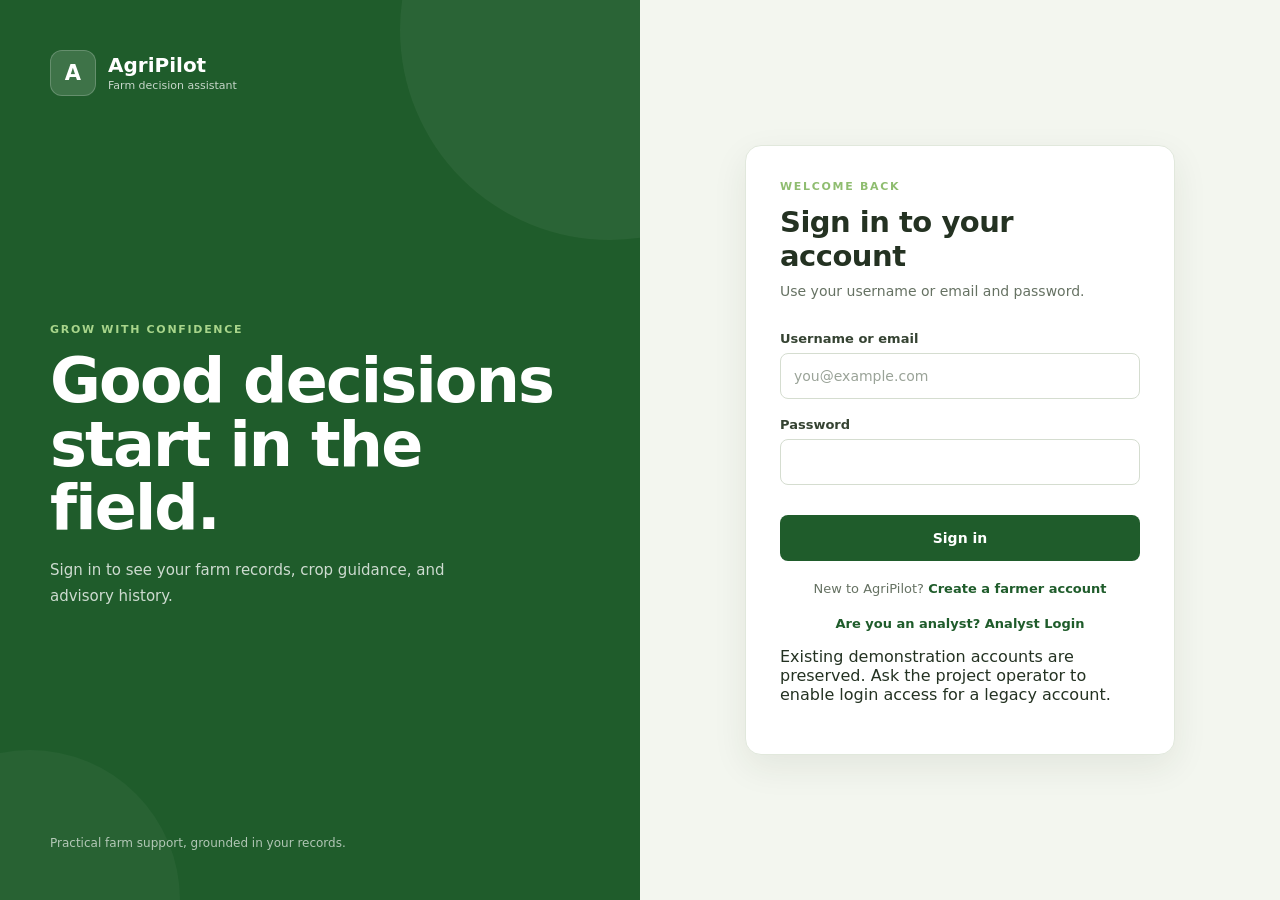
<file: app/login.html>
<!doctype html>
<html lang="en">
<head>
<meta charset="utf-8"><meta name="viewport" content="width=device-width,initial-scale=1">
<meta name="theme-color" content="#1f5c2b">
<title>Sign in · AgriPilot</title>
<link rel="stylesheet" href="auth.css">
</head>
<body class="auth-page">
<main class="auth-shell">
  <section class="auth-brand-panel">
    <a class="auth-brand" href="/" aria-label="AgriPilot home"><span class="auth-mark">A</span><span>AgriPilot<small>Farm decision assistant</small></span></a>
    <div class="auth-intro"><span class="auth-eyebrow">GROW WITH CONFIDENCE</span><h1>Good decisions<br>start in the field.</h1><p>Sign in to see your farm records, crop guidance, and advisory history.</p></div>
    <div class="auth-brand-foot">Practical farm support, grounded in your records.</div>
  </section>
  <section class="auth-form-panel">
    <form class="auth-card" id="auth-form" data-kind="login" novalidate>
      <div class="auth-mobile-brand"><span class="auth-mark">A</span> AgriPilot</div>
      <span class="auth-eyebrow">WELCOME BACK</span><h2>Sign in to your account</h2><p class="auth-subtitle">Use your username or email and password.</p>
      <label for="username">Username or email</label><input id="username" name="username" type="text" autocomplete="username" required maxlength="120" placeholder="you@example.com">
      <label for="password">Password</label><input id="password" name="password" type="password" autocomplete="current-password" required>
      <p class="auth-error" id="auth-error" role="alert" aria-live="polite"></p>
      <button class="auth-primary" type="submit">Sign in</button>
      <p class="auth-switch">New to AgriPilot? <a href="/register">Create a farmer account</a></p>
      <p class="auth-switch"><a href="/analyst/login">Are you an analyst? Analyst Login</a></p>
      <p class="auth-demo-note">Existing demonstration accounts are preserved. Ask the project operator to enable login access for a legacy account.</p>
    </form>
  </section>
</main>
<script src="auth.js" defer></script>
</body></html>
</file>
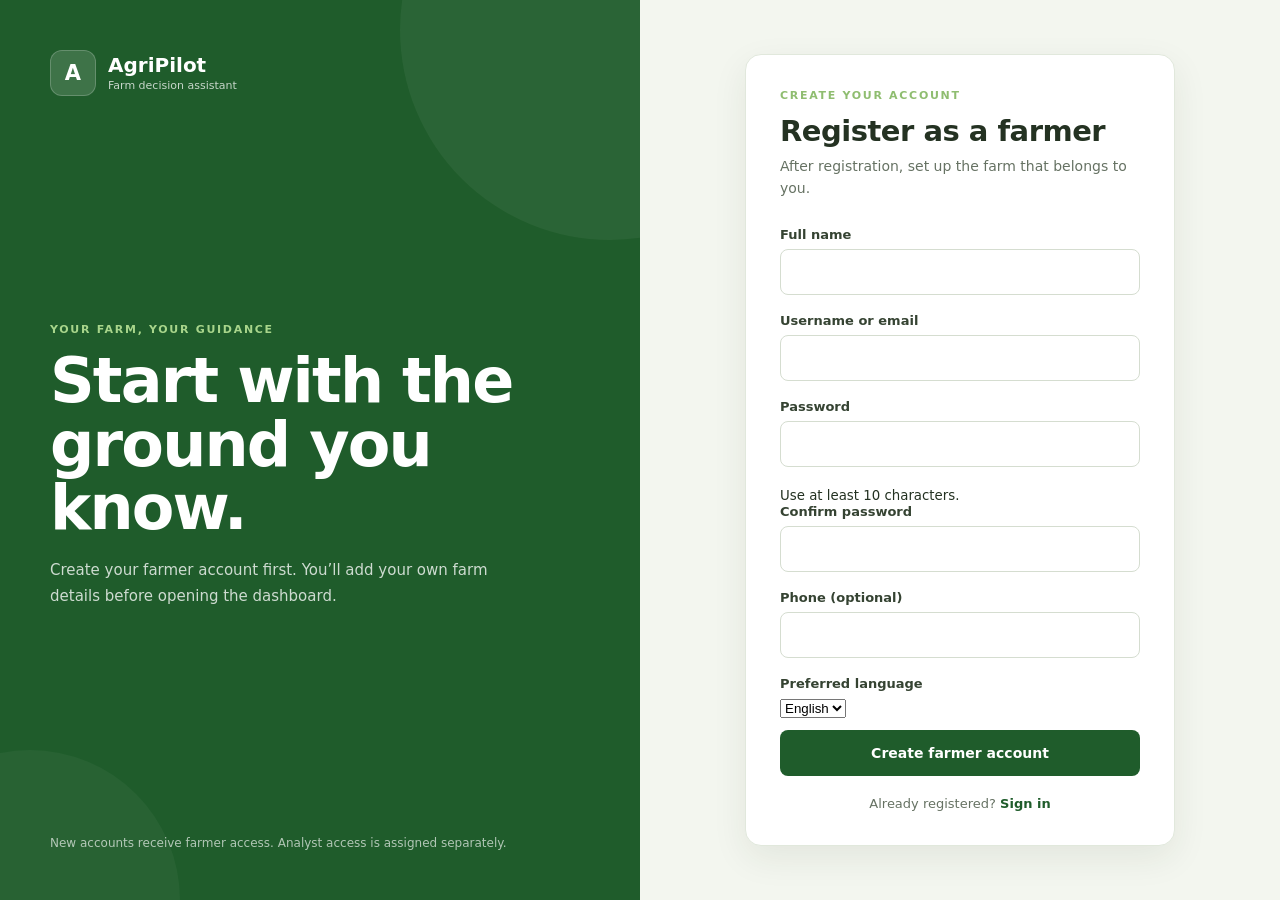
<file: app/register.html>
<!doctype html>
<html lang="en">
<head>
<meta charset="utf-8"><meta name="viewport" content="width=device-width,initial-scale=1">
<meta name="theme-color" content="#1f5c2b">
<title>Create account · AgriPilot</title>
<link rel="stylesheet" href="auth.css">
</head>
<body class="auth-page">
<main class="auth-shell auth-shell-register">
  <section class="auth-brand-panel">
    <a class="auth-brand" href="/" aria-label="AgriPilot home"><span class="auth-mark">A</span><span>AgriPilot<small>Farm decision assistant</small></span></a>
    <div class="auth-intro"><span class="auth-eyebrow">YOUR FARM, YOUR GUIDANCE</span><h1>Start with the<br>ground you know.</h1><p>Create your farmer account first. You’ll add your own farm details before opening the dashboard.</p></div>
    <div class="auth-brand-foot">New accounts receive farmer access. Analyst access is assigned separately.</div>
  </section>
  <section class="auth-form-panel">
    <form class="auth-card auth-card-register" id="auth-form" data-kind="register" novalidate>
      <div class="auth-mobile-brand"><span class="auth-mark">A</span> AgriPilot</div>
      <span class="auth-eyebrow">CREATE YOUR ACCOUNT</span><h2>Register as a farmer</h2><p class="auth-subtitle">After registration, set up the farm that belongs to you.</p>
      <div class="auth-grid">
        <div><label for="name">Full name</label><input id="name" name="name" required maxlength="120" autocomplete="name"></div>
        <div><label for="username">Username or email</label><input id="username" name="username" type="text" required maxlength="120" autocomplete="username"></div>
        <div><label for="password">Password</label><input id="password" name="password" type="password" required minlength="10" autocomplete="new-password"><small>Use at least 10 characters.</small></div>
        <div><label for="confirm">Confirm password</label><input id="confirm" name="confirm" type="password" required minlength="10" autocomplete="new-password"></div>
        <div><label for="phone">Phone (optional)</label><input id="phone" name="phone" type="tel" autocomplete="tel"></div>
        <div><label for="language">Preferred language</label><select id="language" name="language"><option value="en">English</option><option value="hi">हिन्दी</option><option value="mr">मराठी</option></select></div>
      </div>
      <p class="auth-error" id="auth-error" role="alert" aria-live="polite"></p>
      <button class="auth-primary" type="submit">Create farmer account</button>
      <p class="auth-switch">Already registered? <a href="/login">Sign in</a></p>
    </form>
  </section>
</main>
<script src="auth.js" defer></script>
</body></html>
</file>
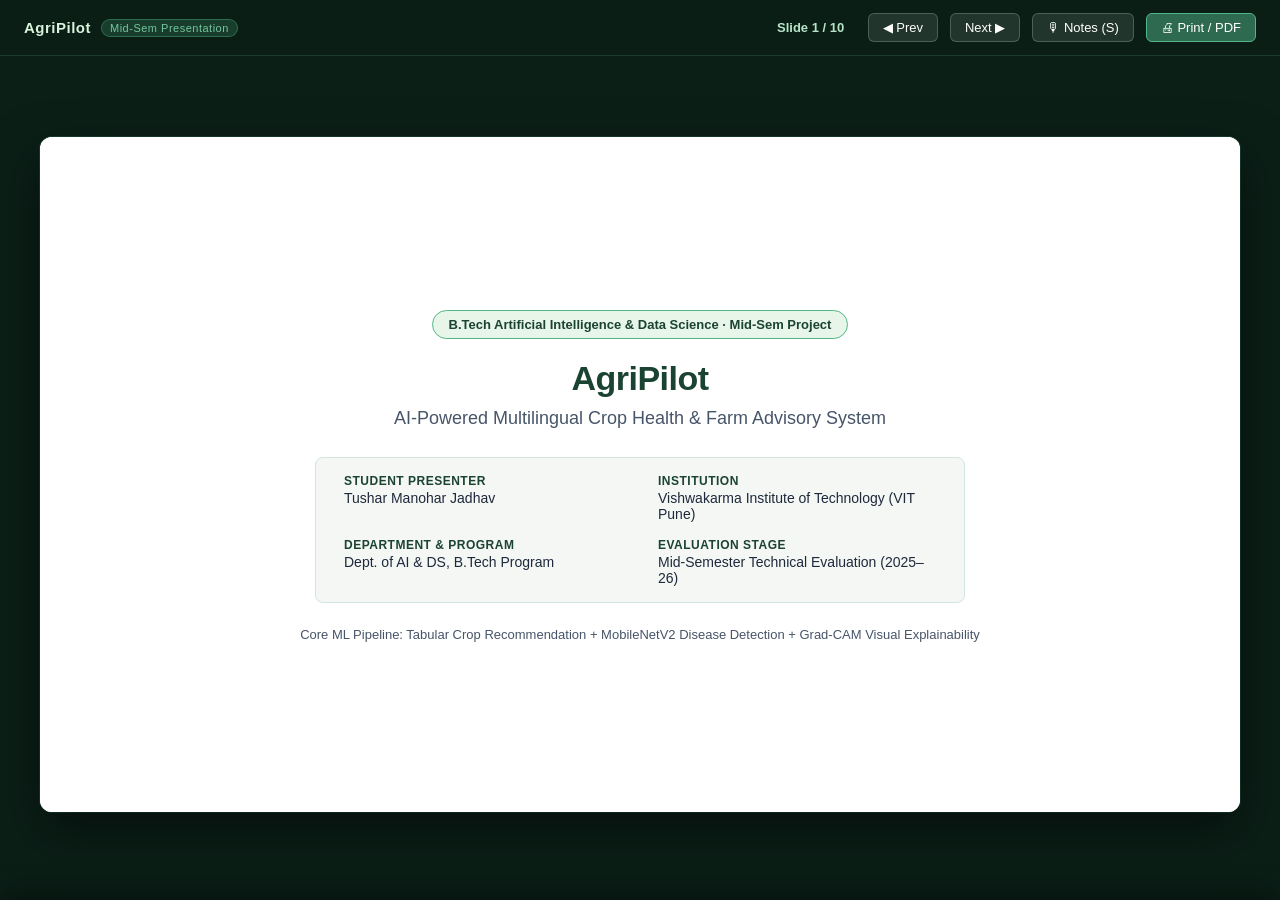
<file: docs/mid_sem_presentation.html>
<!DOCTYPE html>
<html lang="en">
<head>
  <meta charset="UTF-8">
  <meta name="viewport" content="width=device-width, initial-scale=1.0">
  <title>AgriPilot - Mid-Semester Project Presentation</title>
  <style>
    :root {
      --primary: #1b4332;
      --primary-light: #2d6a4f;
      --accent: #40916c;
      --accent-soft: #52b788;
      --light-green: #d8f3dc;
      --bg-light: #f4f7f4;
      --card-bg: #ffffff;
      --text-main: #1e293b;
      --text-muted: #475569;
      --border: #d1e7dd;
      --font-family: -apple-system, BlinkMacSystemFont, "Segoe UI", Roboto, Helvetica, Arial, sans-serif;
    }

    * {
      box-sizing: border-box;
      margin: 0;
      padding: 0;
    }

    body {
      font-family: var(--font-family);
      background-color: #0b1f17;
      color: var(--text-main);
      overflow-x: hidden;
      min-height: 100vh;
      display: flex;
      flex-direction: column;
      align-items: center;
      justify-content: center;
    }

    /* Presentation Header Toolbar */
    .toolbar {
      position: fixed;
      top: 0;
      left: 0;
      right: 0;
      height: 56px;
      background: rgba(11, 31, 23, 0.95);
      backdrop-filter: blur(8px);
      border-bottom: 1px solid rgba(82, 183, 136, 0.2);
      display: flex;
      align-items: center;
      justify-content: space-between;
      padding: 0 24px;
      z-index: 1000;
      color: #fff;
    }

    .toolbar-title {
      font-size: 15px;
      font-weight: 600;
      letter-spacing: 0.5px;
      color: var(--light-green);
      display: flex;
      align-items: center;
      gap: 10px;
    }

    .toolbar-title span {
      background: rgba(82, 183, 136, 0.2);
      color: #74c69d;
      font-size: 11px;
      padding: 2px 8px;
      border-radius: 12px;
      border: 1px solid rgba(82, 183, 136, 0.4);
      font-weight: 500;
    }

    .toolbar-controls {
      display: flex;
      align-items: center;
      gap: 12px;
    }

    .btn {
      background: rgba(255, 255, 255, 0.1);
      border: 1px solid rgba(255, 255, 255, 0.2);
      color: #fff;
      padding: 6px 14px;
      border-radius: 6px;
      cursor: pointer;
      font-size: 13px;
      font-weight: 500;
      transition: all 0.2s ease;
      display: inline-flex;
      align-items: center;
      gap: 6px;
    }

    .btn:hover {
      background: rgba(82, 183, 136, 0.3);
      border-color: var(--accent-soft);
      color: #d8f3dc;
    }

    .btn-primary {
      background: var(--primary-light);
      border-color: var(--accent-soft);
      color: #fff;
    }

    .slide-counter {
      font-size: 13px;
      font-weight: 600;
      color: #b7e4c7;
      min-width: 90px;
      text-align: center;
    }

    /* Presentation Deck Stage */
    .deck-container {
      width: 100%;
      max-width: 1200px;
      aspect-ratio: 16 / 9;
      margin: 72px auto 24px;
      background: var(--card-bg);
      border-radius: 12px;
      box-shadow: 0 20px 50px rgba(0, 0, 0, 0.5), 0 0 0 1px rgba(82, 183, 136, 0.2);
      position: relative;
      overflow: hidden;
      display: flex;
      flex-direction: column;
    }

    .slide {
      position: absolute;
      inset: 0;
      padding: 44px 56px 40px;
      display: none;
      flex-direction: column;
      background: #ffffff;
      opacity: 0;
      transition: opacity 0.25s ease-in-out;
      overflow-y: auto;
    }

    .slide.active {
      display: flex;
      opacity: 1;
      z-index: 10;
    }

    /* Slide Header */
    .slide-header {
      border-bottom: 2px solid var(--light-green);
      padding-bottom: 12px;
      margin-bottom: 22px;
      display: flex;
      justify-content: space-between;
      align-items: flex-end;
    }

    .slide-category {
      font-size: 12px;
      font-weight: 700;
      text-transform: uppercase;
      letter-spacing: 1.2px;
      color: var(--accent);
      margin-bottom: 4px;
    }

    .slide-title {
      font-size: 26px;
      font-weight: 700;
      color: var(--primary);
      line-height: 1.2;
    }

    .slide-number-badge {
      font-size: 13px;
      font-weight: 600;
      color: var(--text-muted);
      background: var(--bg-light);
      padding: 4px 10px;
      border-radius: 6px;
      border: 1px solid var(--border);
    }

    /* Slide Content Layouts */
    .slide-body {
      flex: 1;
      display: flex;
      flex-direction: column;
      gap: 16px;
      font-size: 15px;
      color: var(--text-main);
      line-height: 1.5;
    }

    .grid-2 {
      display: grid;
      grid-template-columns: 1fr 1fr;
      gap: 20px;
    }

    .grid-3 {
      display: grid;
      grid-template-columns: 1fr 1fr 1fr;
      gap: 16px;
    }

    .card {
      background: var(--bg-light);
      border: 1px solid var(--border);
      border-radius: 8px;
      padding: 16px 20px;
    }

    .card h4 {
      color: var(--primary);
      font-size: 15px;
      margin-bottom: 10px;
      display: flex;
      align-items: center;
      gap: 8px;
      border-bottom: 1px solid #d8e2dc;
      padding-bottom: 6px;
    }

    ul.clean-list {
      list-style-type: none;
      padding-left: 0;
    }

    ul.clean-list li {
      position: relative;
      padding-left: 18px;
      margin-bottom: 8px;
      font-size: 14px;
      line-height: 1.45;
    }

    ul.clean-list li::before {
      content: "•";
      position: absolute;
      left: 2px;
      color: var(--accent);
      font-weight: bold;
      font-size: 18px;
      line-height: 1;
    }

    /* Tables */
    table.data-table {
      width: 100%;
      border-collapse: collapse;
      font-size: 13.5px;
      text-align: left;
      background: #fff;
      border-radius: 6px;
      overflow: hidden;
      border: 1px solid var(--border);
    }

    table.data-table th {
      background: #eaf5ee;
      color: var(--primary);
      padding: 10px 12px;
      font-weight: 600;
      border-bottom: 1px solid var(--border);
    }

    table.data-table td {
      padding: 9px 12px;
      border-bottom: 1px solid #edf2f0;
      color: #334155;
    }

    table.data-table tr:last-child td {
      border-bottom: none;
    }

    table.data-table tr.highlight {
      background: #f0fdf4;
      font-weight: 600;
      color: var(--primary);
    }

    /* Badges & Callouts */
    .badge {
      display: inline-block;
      padding: 2px 7px;
      border-radius: 4px;
      font-size: 11px;
      font-weight: 600;
    }

    .badge-green { background: #d1e7dd; color: #0f5132; }
    .badge-blue { background: #cfe2ff; color: #084298; }
    .badge-amber { background: #fff3cd; color: #664d03; }

    .callout {
      background: #fdfdfd;
      border-left: 4px solid var(--accent);
      padding: 10px 14px;
      border-radius: 0 6px 6px 0;
      font-size: 13px;
      border-top: 1px solid #e2e8f0;
      border-right: 1px solid #e2e8f0;
      border-bottom: 1px solid #e2e8f0;
    }

    .callout.warning {
      border-left-color: #d97706;
      background: #fffbeb;
      color: #92400e;
    }

    /* Architecture / Flow diagrams */
    .flow-box {
      background: #ffffff;
      border: 1px dashed var(--accent);
      border-radius: 6px;
      padding: 10px;
      font-family: monospace;
      font-size: 12px;
      color: #1e293b;
      white-space: pre;
      line-height: 1.35;
      overflow-x: auto;
    }

    /* Title Slide Specific */
    .title-slide-content {
      display: flex;
      flex-direction: column;
      justify-content: center;
      align-items: center;
      text-align: center;
      height: 100%;
      padding: 20px;
    }

    .project-logo-badge {
      background: #e8f5e9;
      color: var(--primary);
      padding: 6px 16px;
      border-radius: 20px;
      font-size: 13px;
      font-weight: 600;
      border: 1px solid var(--accent-soft);
      margin-bottom: 20px;
      display: inline-block;
    }

    .title-main {
      font-size: 34px;
      font-weight: 800;
      color: var(--primary);
      margin-bottom: 10px;
      letter-spacing: -0.5px;
    }

    .title-subtitle {
      font-size: 18px;
      color: var(--text-muted);
      margin-bottom: 28px;
      max-width: 800px;
    }

    .meta-box {
      background: var(--bg-light);
      border: 1px solid var(--border);
      border-radius: 8px;
      padding: 16px 28px;
      display: grid;
      grid-template-columns: repeat(2, 1fr);
      gap: 16px 36px;
      text-align: left;
      font-size: 14px;
      max-width: 650px;
      width: 100%;
    }

    .meta-item strong {
      color: var(--primary);
      display: block;
      font-size: 12px;
      text-transform: uppercase;
      letter-spacing: 0.5px;
      margin-bottom: 2px;
    }

    /* Speaker Notes Drawer */
    .notes-drawer {
      position: fixed;
      bottom: 0;
      left: 0;
      right: 0;
      background: #11281e;
      color: #e2e8f0;
      border-top: 2px solid var(--accent);
      padding: 16px 28px;
      box-shadow: 0 -8px 24px rgba(0, 0, 0, 0.4);
      z-index: 1000;
      transform: translateY(100%);
      transition: transform 0.3s cubic-bezier(0.16, 1, 0.3, 1);
      max-height: 200px;
      overflow-y: auto;
    }

    .notes-drawer.open {
      transform: translateY(0);
    }

    .notes-header {
      display: flex;
      justify-content: space-between;
      align-items: center;
      margin-bottom: 8px;
      font-size: 12px;
      font-weight: 700;
      text-transform: uppercase;
      color: #74c69d;
      letter-spacing: 1px;
    }

    .notes-text {
      font-size: 14px;
      line-height: 1.55;
      color: #d1d5db;
      font-style: italic;
    }

    /* Print Styles */
    @media print {
      body {
        background: #fff !important;
        padding: 0 !important;
      }
      .toolbar, .notes-drawer {
        display: none !important;
      }
      .deck-container {
        max-width: 100% !important;
        aspect-ratio: auto !important;
        box-shadow: none !important;
        margin: 0 !important;
        border: none !important;
      }
      .slide {
        display: flex !important;
        position: relative !important;
        opacity: 1 !important;
        page-break-after: always !important;
        height: 100vh !important;
        padding: 40px !important;
        border-bottom: 2px solid #ddd;
      }
    }
  </style>
</head>
<body>

  <!-- Top Toolbar -->
  <header class="toolbar">
    <div class="toolbar-title">
      AgriPilot <span>Mid-Sem Presentation</span>
    </div>
    <div class="toolbar-controls">
      <span class="slide-counter" id="slideIndicator">Slide 1 / 10</span>
      <button class="btn" onclick="prevSlide()" title="Previous Slide (Left Arrow)">◀ Prev</button>
      <button class="btn" onclick="nextSlide()" title="Next Slide (Right Arrow)">Next ▶</button>
      <button class="btn" id="notesToggleBtn" onclick="toggleNotes()" title="Toggle Speaker Notes (S key)">🎙 Notes (S)</button>
      <button class="btn btn-primary" onclick="window.print()" title="Print / Save PDF (Ctrl+P)">🖨 Print / PDF</button>
    </div>
  </header>

  <!-- Slide Deck Presentation Stage -->
  <main class="deck-container">

    <!-- SLIDE 1: TITLE -->
    <section class="slide active" id="slide-1">
      <div class="title-slide-content">
        <div class="project-logo-badge">B.Tech Artificial Intelligence & Data Science · Mid-Sem Project</div>
        <h1 class="title-main">AgriPilot</h1>
        <p class="title-subtitle">AI-Powered Multilingual Crop Health & Farm Advisory System</p>

        <div class="meta-box">
          <div class="meta-item">
            <strong>Student Presenter</strong>
            Tushar Manohar Jadhav
          </div>
          <div class="meta-item">
            <strong>Institution</strong>
            Vishwakarma Institute of Technology (VIT Pune)
          </div>
          <div class="meta-item">
            <strong>Department & Program</strong>
            Dept. of AI & DS, B.Tech Program
          </div>
          <div class="meta-item">
            <strong>Evaluation Stage</strong>
            Mid-Semester Technical Evaluation (2025–26)
          </div>
        </div>

        <div style="margin-top: 24px; font-size: 13px; color: var(--text-muted);">
          Core ML Pipeline: Tabular Crop Recommendation + MobileNetV2 Disease Detection + Grad-CAM Visual Explainability
        </div>
      </div>
    </section>

    <!-- SLIDE 2: PROBLEM STATEMENT -->
    <section class="slide" id="slide-2">
      <div class="slide-header">
        <div>
          <div class="slide-category">Problem Analysis</div>
          <h2 class="slide-title">Problem Statement & Practical Agriculture Context</h2>
        </div>
        <span class="slide-number-badge">Slide 02</span>
      </div>

      <div class="slide-body">
        <div class="grid-2">
          <div class="card">
            <h4>Ground-Level Challenges in Indian Farming</h4>
            <ul class="clean-list">
              <li><strong>Empirical vs. Scientific Sowing:</strong> Farmers predominantly select crops based on tradition rather than analytical matching with soil minerals (N, P, K, pH) and rainfall patterns.</li>
              <li><strong>Delayed Disease Diagnosis:</strong> Plant pathology expertise is scarce in rural clusters. Delayed diagnosis often leads to crop loss or indiscriminate chemical spraying.</li>
              <li><strong>Digital Language Barrier:</strong> Standard advisory tools and agricultural databases are primarily in English, excluding non-English-literate farmers.</li>
              <li><strong>Fragmented Record-Keeping:</strong> Farm history (soil reports, previous crop yields, disease outbreaks) is maintained informally, leading to lost context across seasons.</li>
            </ul>
          </div>

          <div class="card">
            <h4>The Machine Learning Integration Gap</h4>
            <ul class="clean-list">
              <li><strong>Standalone Black-Box Models:</strong> Existing computer vision models output a raw disease label without visual evidence, hindering farmer confidence and field verification.</li>
              <li><strong>Disconnected Soil & Vision Pipelines:</strong> Most tools address either soil or leaf photos independently without linking them to an integrated farm management profile.</li>
              <li><strong>Requirement for Real-World Feasibility:</strong> Models must be lightweight enough to perform sub-second inference without expensive cloud hardware.</li>
            </ul>
          </div>
        </div>

        <div class="callout">
          <strong>Formal Mid-Sem Problem Statement:</strong>
          "To design and evaluate an accessible machine learning system that provides scientific crop recommendation from soil-weather data, interpretable leaf disease classification via Grad-CAM, and persistent, multilingual farm record management for individual farmers."
        </div>
      </div>
    </section>

    <!-- SLIDE 3: OBJECTIVES -->
    <section class="slide" id="slide-3">
      <div class="slide-header">
        <div>
          <div class="slide-category">Project Scope</div>
          <h2 class="slide-title">Project Objectives: ML vs. Application Systems</h2>
        </div>
        <span class="slide-number-badge">Slide 03</span>
      </div>

      <div class="slide-body">
        <div class="grid-2">
          <div class="card">
            <h4>Machine Learning Objectives</h4>
            <ul class="clean-list">
              <li><strong>Soil-Centric Crop Recommendation:</strong> Benchmark Decision Tree, Random Forest, and Gradient Boosting algorithms on 7 soil & climate parameters across 22 crop classes.</li>
              <li><strong>Deep Disease Classification:</strong> Build and fine-tune a convolutional transfer learning pipeline (MobileNetV2) for crop leaf disease detection.</li>
              <li><strong>Interpretability via Grad-CAM:</strong> Implement Gradient-weighted Class Activation Mapping to visually highlight disease lesions on leaf images.</li>
              <li><strong>Model Artifact Persistence:</strong> Serialize and bundle models (<code style="background:#e2e8f0;padding:1px 4px;border-radius:3px;">.joblib</code>, <code style="background:#e2e8f0;padding:1px 4px;border-radius:3px;">.keras</code>) and offline evaluation metrics for instant inference.</li>
            </ul>
          </div>

          <div class="card">
            <h4>Application & System Objectives</h4>
            <ul class="clean-list">
              <li><strong>Isolated Multi-User Profiles:</strong> Enforce session authorization in SQLite so each farmer exclusively manages their own farm plots, crop cycles, and scan history.</li>
              <li><strong>Tri-Lingual Localization:</strong> Provide native interface and advisory support in English, Hindi (हिंदी), and Marathi (मराठी).</li>
              <li><strong>Analyst Dashboard:</strong> Provide a dedicated analyst view exposing project dataset aggregates, confusion matrices, and saved ML metrics.</li>
              <li><strong>Contextual Farm Advisory:</strong> Provide actionable recommendations using weather context without ever fabricating missing laboratory soil values.</li>
            </ul>
          </div>
        </div>

        <div style="background:#f8f9fa; border:1px solid var(--border); border-radius:6px; padding:10px 16px; font-size:13px; display:flex; justify-content:space-around;">
          <span>✓ Supervised Crop Modeling</span>
          <span>✓ Transfer Learning Vision</span>
          <span>✓ Grad-CAM Visual Heatmaps</span>
          <span>✓ SQLite Data Isolation</span>
          <span>✓ Tri-Lingual Support</span>
        </div>
      </div>
    </section>

    <!-- SLIDE 4: SYSTEM ARCHITECTURE -->
    <section class="slide" id="slide-4">
      <div class="slide-header">
        <div>
          <div class="slide-category">System Design</div>
          <h2 class="slide-title">End-to-End System Architecture & Data Flow</h2>
        </div>
        <span class="slide-number-badge">Slide 04</span>
      </div>

      <div class="slide-body">
        <div class="flow-box">
+---------------------------------------------------------------------------------------------------------+
|                                           ROLE & CLIENT LAYER                                           |
|       [ Farmer Interface (Mobile / Web) ]                                [ Analyst / Agronomist ]       |
+---------------------------------------------------------------------------------------------------------+
                                                     |
                                                     v
+---------------------------------------------------------------------------------------------------------+
|                                    FLASK APPLICATION & ROUTER LAYER                                     |
|   - Session-based User Auth (Werkzeug password hashing)      - Multilingual Controller (EN / HI / MR)   |
|   - Access Enforcement: Farmer Dashboard (/dashboard)   vs.   Analyst Portal (/analyst/dashboard)      |
+---------------------------------------------------------------------------------------------------------+
                |                                            |                           |
                v                                            v                           v
+-------------------------------+            +-------------------------------+   +-------------------+
|      CROP RECOMMENDER         |            |      LEAF DISEASE SCANNER     |   |   FARM RECORDS    |
+-------------------------------+            +-------------------------------+   +-------------------+
| * 7-Feature Validator         |            | * Image Resize (224x224 RGB)  |   | * Farm Profile    |
|   (N, P, K, pH, Rain, Temp)   |            | * MobileNetV2 Inference       |   | * Plot Ownership  |
| * Pre-trained Joblib Ensemble |            | * Grad-CAM Heatmap Generation |   | * Seasonal Advice |
| * Ranked Class Probabilities  |            |   (Target Layer: 'Conv_1')    |   | * Weather Context |
+-------------------------------+            +-------------------------------+   +-------------------+
                |                                            |                           |
                +---------------------+----------------------+                           |
                                      |                                                  |
                                      v                                                  v
+---------------------------------------------------------------------------------------------------------+
|                                     PERSISTENCE & ARTIFACT LAYER                                        |
|   SQLite DB: `users`, `farms`, `farm_crops`, `recommendations`, `disease_scans`                        |
|   Model Artifacts: `crop_recommender_bundle.joblib`, `disease_model.keras`                             |
|   Evaluation Data: `crop_model_comparison.json`, `disease_model_metrics.json`                           |
+---------------------------------------------------------------------------------------------------------+
        </div>

        <div class="grid-3" style="font-size:13px;">
          <div class="card" style="padding:10px 14px;">
            <strong>1. Role Separation:</strong> Distinct endpoints for farmers and analysts; strict data boundaries prevent leakages.
          </div>
          <div class="card" style="padding:10px 14px;">
            <strong>2. Decoupled Inference:</strong> Models run from serialized bundles in memory, eliminating retraining lag during HTTP calls.
          </div>
          <div class="card" style="padding:10px 14px;">
            <strong>3. Interpretability Hook:</strong> Grad-CAM gradients extracted in parallel with prediction for immediate visual feedback.
          </div>
        </div>
      </div>
    </section>

    <!-- SLIDE 5: DATASETS AND PREPROCESSING -->
    <section class="slide" id="slide-5">
      <div class="slide-header">
        <div>
          <div class="slide-category">Data Engineering</div>
          <h2 class="slide-title">Datasets & Preprocessing Pipelines</h2>
        </div>
        <span class="slide-number-badge">Slide 05</span>
      </div>

      <div class="slide-body">
        <div class="grid-2">
          <div class="card">
            <h4>Dataset 1: Crop Recommendation (Tabular)</h4>
            <ul class="clean-list">
              <li><strong>Sample Volume:</strong> 2,200 verified agricultural data points.</li>
              <li><strong>Split:</strong> 1,760 train samples (80%) : 440 test samples (20%).</li>
              <li><strong>7 Input Features:</strong>
                <br>• Soil: Nitrogen ($N$), Phosphorus ($P$), Potassium ($K$)
                <br>• Climatic: Temperature, Relative Humidity, Rainfall
                <br>• Chemical: Soil pH level
              </li>
              <li><strong>22 Target Crop Classes:</strong> Rice, Maize, Chickpea, Kidneybeans, Pigeonpeas, Mothbeans, Mungbean, Blackgram, Lentil, Pomegranate, Banana, Mango, Grapes, Watermelon, Muskmelon, Apple, Orange, Papaya, Coconut, Cotton, Jute, Coffee.</li>
              <li><strong>Preprocessing:</strong> Range checks, null imputation check, stratified train/test split (<code style="background:#e2e8f0;padding:1px 3px;">seed=42</code>).</li>
            </ul>
          </div>

          <div class="card">
            <h4>Dataset 2: Crop Leaf Pathology (Vision)</h4>
            <ul class="clean-list">
              <li><strong>Image Modality:</strong> Standardized RGB leaf photos ($224 \times 224 \times 3$).</li>
              <li><strong>Sample Volume:</strong> 330 curated images across held-out splits.</li>
              <li><strong>Split:</strong> 264 train images (80%) : 66 held-out test images (20%).</li>
              <li><strong>11 Classes Across 3 Supported Crops:</strong>
                <br>• <strong>Grape:</strong> Black rot, Esca (Black Measles), Leaf blight, Healthy
                <br>• <strong>Potato:</strong> Early blight, Late blight, Healthy
                <br>• <strong>Tomato:</strong> Bacterial spot, Early blight, Late blight, Healthy
              </li>
              <li><strong>Preprocessing:</strong> Mini-batch tensor loading, pixel rescaling to $[0, 1]$, and bilinear interpolation.</li>
            </ul>
          </div>
        </div>

        <div class="callout warning" style="font-size:12.5px;">
          <strong>Dataset Scope Boundary:</strong> System predictions are strictly bounded by these 22 crop types and 11 pathology classes. Out-of-scope crops and diseases cannot be recognized at this stage.
        </div>
      </div>
    </section>

    <!-- SLIDE 6: MACHINE LEARNING METHODOLOGY -->
    <section class="slide" id="slide-6">
      <div class="slide-header">
        <div>
          <div class="slide-category">Methodology</div>
          <h2 class="slide-title">Machine Learning Methodology & Pipelines</h2>
        </div>
        <span class="slide-number-badge">Slide 06</span>
      </div>

      <div class="slide-body">
        <div class="grid-2">
          <div class="card">
            <h4>Component A: Soil-Climate Crop Modeling</h4>
            <div class="flow-box" style="margin-bottom:10px;font-size:11px;">
[7 Features (N, P, K, Temp, Humidity, pH, Rain)]
   ↓
[Feature Validation & Range Verification]
   ↓
[Multi-Algorithm Benchmarking]
├── Decision Tree (Iterative Split)
├── Random Forest (Ensemble Bagging)
└── Gradient Boosting (Sequential Boosting)
   ↓
[Hyperparameter Tuning & Stratified Evaluation]
   ↓
[Saved Joblib Bundle: Scaler + Best Estimator]
            </div>
            <ul class="clean-list" style="font-size:13px;">
              <li>Evaluated 3 tree-based algorithms against class imbalance and non-linear feature interactions.</li>
              <li>Stored feature importance profiles showing relative influence of rainfall and moisture.</li>
            </ul>
          </div>

          <div class="card">
            <h4>Component B: Vision & Grad-CAM Pipeline</h4>
            <div class="flow-box" style="margin-bottom:10px;font-size:11px;">
[Leaf Photo Upload (JPG/PNG)]
   ↓
[Resize to 224x224x3 & Rescale [0, 1]]
   ↓
[MobileNetV2 Backbone (Pre-trained ImageNet)]
   ↓
[Global Average Pooling + Softmax Output (11 Classes)]
   ↓
[Backprop Gradients to Final Conv Layer ('Conv_1')]
   ↓
[Compute Neuron Importance & Generate Grad-CAM Heatmap]
   ↓
[Overlay Heatmap on Leaf Photo + Disease Prediction]
            </div>
            <ul class="clean-list" style="font-size:13px;">
              <li>MobileNetV2 enables sub-second classification suitable for resource-constrained deployments.</li>
              <li>Grad-CAM provides visual justification by highlighting damaged lesion boundaries.</li>
            </ul>
          </div>
        </div>
      </div>
    </section>

    <!-- SLIDE 7: CURRENT EVALUATION & RESULTS -->
    <section class="slide" id="slide-7">
      <div class="slide-header">
        <div>
          <div class="slide-category">Experimental Results</div>
          <h2 class="slide-title">Current Model Evaluation & Benchmark Metrics</h2>
        </div>
        <span class="slide-number-badge">Slide 07</span>
      </div>

      <div class="slide-body">
        <div>
          <h4 style="color:var(--primary);margin-bottom:8px;font-size:14px;">1. Crop Recommendation: Model Comparison ($N = 440$ Held-Out Test Samples)</h4>
          <table class="data-table">
            <thead>
              <tr>
                <th>Model Architecture</th>
                <th>Accuracy</th>
                <th>Macro Precision</th>
                <th>Macro Recall</th>
                <th>Macro F1</th>
                <th>Train Time</th>
                <th>Inference Time</th>
                <th>Top Feature</th>
              </tr>
            </thead>
            <tbody>
              <tr>
                <td>Decision Tree</td>
                <td>97.95%</td>
                <td>98.10%</td>
                <td>97.95%</td>
                <td>97.94%</td>
                <td>0.010 s</td>
                <td>0.0008 s</td>
                <td>Rainfall (30.4%)</td>
              </tr>
              <tr class="highlight">
                <td><strong>Random Forest (Selected)</strong></td>
                <td><strong>99.55%</strong></td>
                <td><strong>99.57%</strong></td>
                <td><strong>99.55%</strong></td>
                <td><strong>99.55%</strong></td>
                <td><strong>0.223 s</strong></td>
                <td><strong>0.1052 s</strong></td>
                <td><strong>Humidity (22.8%)</strong></td>
              </tr>
              <tr>
                <td>Gradient Boosting</td>
                <td>99.09%</td>
                <td>99.15%</td>
                <td>99.09%</td>
                <td>99.09%</td>
                <td>11.069 s</td>
                <td>0.0183 s</td>
                <td>Humidity (24.1%)</td>
              </tr>
            </tbody>
          </table>
        </div>

        <div>
          <h4 style="color:var(--primary);margin-bottom:8px;font-size:14px;">2. Leaf Disease Classification ($N = 66$ Held-Out Images, MobileNetV2)</h4>
          <div class="grid-3">
            <div class="card" style="text-align:center;">
              <div style="font-size:24px;font-weight:700;color:var(--primary);">58 / 66</div>
              <div style="font-size:13px;color:var(--text-muted);">Correct Test Predictions</div>
              <span class="badge badge-green" style="margin-top:6px;">87.88% Accuracy</span>
            </div>
            <div class="card" style="text-align:center;">
              <div style="font-size:24px;font-weight:700;color:var(--accent);">87.97%</div>
              <div style="font-size:13px;color:var(--text-muted);">Macro F1-Score</div>
              <span class="badge badge-blue" style="margin-top:6px;">Balanced Per-Class Score</span>
            </div>
            <div class="card" style="text-align:center;">
              <div style="font-size:24px;font-weight:700;color:var(--primary-light);">89.73%</div>
              <div style="font-size:13px;color:var(--text-muted);">Macro Precision</div>
              <span class="badge badge-amber" style="margin-top:6px;">Recall: 87.88%</span>
            </div>
          </div>
        </div>

        <div class="callout warning" style="font-size:12.5px;">
          <strong>Mid-Sem Verification Note:</strong> Metrics reflect evaluation on the designated held-out split. They do not constitute guaranteed field performance under variable natural lighting or unseen crop types.
        </div>
      </div>
    </section>

    <!-- SLIDE 8: APPLICATION WORKFLOW & FARMER INTERFACE -->
    <section class="slide" id="slide-8">
      <div class="slide-header">
        <div>
          <div class="slide-category">System Implementation</div>
          <h2 class="slide-title">Application Workflow & Farmer Usability</h2>
        </div>
        <span class="slide-number-badge">Slide 08</span>
      </div>

      <div class="slide-body">
        <div class="grid-2">
          <div class="card">
            <h4>Farmer Interaction Journey</h4>
            <div class="flow-box" style="font-size:11px;line-height:1.4;">
[New Farmer]                               [Returning Farmer]
      ↓                                           ↓
[Register & Select Language]              [Authenticate Login]
      ↓                                           ↓
[Farm Setup: Area, Soil Type, Irrigation] [Load Farm Profile & Past Logs]
      ↓                                           ↓
------------------ CHOOSE ADVISORY SERVICE ------------------
      ↓                                           ↓
[Crop Recommendation]                     [Leaf Disease Scanner]
- Input available soil test data          - Upload leaf image
- Missing N-P-K handled transparently     - MobileNetV2 prediction
- Top ranked crop recommendation          - Grad-CAM heatmap visualization
      ↓                                           ↓
----------------- PERSIST TO SQLITE DATABASE -----------------
      ↓
[Farmer History Portal: View Own Past Scans & Seasonal Advice]
            </div>
          </div>

          <div class="card">
            <h4>Farmer-Centric Engineering Principles</h4>
            <ul class="clean-list">
              <li><strong>No Artificial Soil Chemistry:</strong> If a farmer lacks a laboratory soil test report, the system does not invent artificial N-P-K numbers; it flags missing data transparently.</li>
              <li><strong>Strict Tenant Isolation:</strong> User sessions enforce foreign-key boundaries in SQLite (<code style="background:#e2e8f0;padding:1px 3px;">user_id</code> matching). A farmer never accesses another farmer's plots or scan history.</li>
              <li><strong>Tri-Lingual Localization:</strong> Dynamic translation of advisory content into English, Hindi (हिंदी), and Marathi (मराठी) to bridge rural literacy gaps.</li>
              <li><strong>Contextual Weather Integration:</strong> Sowing advisories leverage local climatic conditions alongside pure machine learning classification.</li>
            </ul>
          </div>
        </div>
      </div>
    </section>

    <!-- SLIDE 9: LIMITATIONS & CHALLENGES -->
    <section class="slide" id="slide-9">
      <div class="slide-header">
        <div>
          <div class="slide-category">Critical Appraisal</div>
          <h2 class="slide-title">Current Limitations & Technical Challenges</h2>
        </div>
        <span class="slide-number-badge">Slide 09</span>
      </div>

      <div class="slide-body">
        <div class="grid-2">
          <div class="card">
            <h4>1. Domain Shift in Field Photography</h4>
            <p style="font-size:13.5px;color:var(--text-muted);margin-bottom:8px;">Held-out benchmark accuracy (87.88%) degrades under uncontrolled field conditions: direct solar glare, shadows, muddy leaf residues, and low-resolution phone cameras.</p>
            <h4>2. Bounded Crop & Pathology Taxonomy</h4>
            <p style="font-size:13.5px;color:var(--text-muted);">The vision model recognizes exactly 11 states across 3 crops (Grape, Potato, Tomato). Crucial regional crops (Cotton, Sugarcane, Soybean) are not yet represented.</p>
          </div>

          <div class="card">
            <h4>3. Lack of Out-of-Distribution (OOD) Gating</h4>
            <p style="font-size:13.5px;color:var(--text-muted);margin-bottom:8px;">Uploading an arbitrary non-leaf image (soil, background, non-crop objects) produces a forced classification among the 11 classes rather than a graceful rejection.</p>
            <h4>4. Manual Soil Data Entry Friction</h4>
            <p style="font-size:13.5px;color:var(--text-muted);">Farmers without digital soil cards must manually transcribe numerical N-P-K parameters; automated OCR extraction from photographed cards is not yet built.</p>
          </div>
        </div>

        <div class="callout" style="border-left-color:var(--primary);background:#f1f5f2;">
          <strong>Mid-Semester Reflection:</strong> "These limitations reflect authentic developmental milestones in an engineering project. Recognizing these failure modes provides the concrete technical requirements for our end-semester completion."
        </div>
      </div>
    </section>

    <!-- SLIDE 10: FUTURE WORK & END-SEM PLAN -->
    <section class="slide" id="slide-10">
      <div class="slide-header">
        <div>
          <div class="slide-category">Roadmap</div>
          <h2 class="slide-title">Future Work & End-Semester Project Roadmap</h2>
        </div>
        <span class="slide-number-badge">Slide 10</span>
      </div>

      <div class="slide-body">
        <div class="grid-3">
          <div class="card">
            <h4>Phase 1: Robustness & Data</h4>
            <ul class="clean-list" style="font-size:13px;">
              <li><strong>Field Data Expansion:</strong> Augment image dataset with unconstrained field photos showing complex backgrounds and varied lighting.</li>
              <li><strong>Synthetic Augmentations:</strong> Apply contrast jitter, motion blur, and perspective transforms during retraining.</li>
              <li><strong>Expand Crop Scope:</strong> Add regional staple crops (Cotton, Rice, Soybean).</li>
            </ul>
          </div>

          <div class="card">
            <h4>Phase 2: OOD & Automation</h4>
            <ul class="clean-list" style="font-size:13px;">
              <li><strong>OOD Novelty Filter:</strong> Implement softmax thresholding and background rejection to filter invalid uploads.</li>
              <li><strong>Soil Card OCR:</strong> Build an automated parsing pipeline (Tesseract/EasyOCR) to read physical Soil Health Cards.</li>
              <li><strong>Model Quantization:</strong> Convert weights to TFLite for fast edge mobile deployment.</li>
            </ul>
          </div>

          <div class="card">
            <h4>Phase 3: Advisory & Pilot</h4>
            <ul class="clean-list" style="font-size:13px;">
              <li><strong>Agricultural Knowledge Base:</strong> Deepen contextual guidance with local agro-advisory guidelines.</li>
              <li><strong>Enhanced Dialect Support:</strong> Refine Marathi and Hindi agricultural terminologies.</li>
              <li><strong>Pilot Usability Testing:</strong> Conduct field validation with local farming samples in Maharashtra.</li>
            </ul>
          </div>
        </div>

        <div class="callout" style="background:#eaf5ee;border-color:var(--accent);">
          <strong>Current Project Status:</strong> "Core machine learning pipelines (tabular crop recommendation + MobileNetV2 disease detection + Grad-CAM) and multi-tenant web application are functional. Further robustness, OOD validation, and usability improvements are scheduled for the end-semester release."
        </div>

        <div style="text-align:center;padding:8px 0;font-size:14px;font-weight:600;color:var(--primary);">
          Thank You! · Questions & Technical Discussion
        </div>
      </div>
    </section>

  </main>

  <!-- Bottom Speaker Notes Drawer -->
  <aside class="notes-drawer" id="notesDrawer">
    <div class="notes-header">
      <span id="notesSlideTitle">Speaker Notes · Slide 1</span>
      <span style="cursor:pointer;color:#9ca3af;" onclick="toggleNotes()">✕ Close</span>
    </div>
    <div class="notes-text" id="notesContent">
      Loading speaker notes...
    </div>
  </aside>

  <script>
    const speakerNotes = [
      // Slide 1
      "Good morning, respected evaluators. My name is Tushar Manohar Jadhav, presenting our B.Tech mid-semester machine learning project in AI and Data Science at VIT Pune, titled 'AgriPilot – AI-Powered Multilingual Crop Health & Farm Advisory System'. AgriPilot is an applied ML framework aimed at helping smallholder farmers select optimal crops and detect leaf diseases. At this mid-sem milestone, we have implemented our core tabular and vision pipelines, integrated Grad-CAM explainability, and built a working multilingual web application with isolated SQLite farm records.",

      // Slide 2
      "In practical agriculture, smallholder farmers often make cropping and chemical spray decisions based on habit or hearsay rather than soil chemistry and leaf pathology. When diseases strike, expert agronomists are often inaccessible, leading to delayed or improper pesticide application. Furthermore, existing digital tools are often English-centric and present predictions as black boxes. AgriPilot addresses this by uniting data-backed crop recommendation, interpretable leaf disease classification using Grad-CAM, and a multilingual, profile-isolated web application.",

      // Slide 3
      "We have clearly split our objectives into Machine Learning goals and Application goals. On the ML side, we benchmarked tree-based algorithms for 7-feature crop recommendation and built a MobileNetV2 transfer learning pipeline with Grad-CAM visual heatmaps. On the software side, our focus is strict farm-level data isolation in SQLite, dynamic tri-lingual support across English, Hindi, and Marathi, and an analyst view for inspecting offline evaluation artifacts.",

      // Slide 4
      "This slide presents the end-to-end architecture of AgriPilot. We separate the Farmer role from the Analyst role. When a farmer interacts with the system, their authenticated session ensures all recommendations and leaf scans are stored strictly under their own user ID. When an image is uploaded, it is preprocessed and passed to MobileNetV2, where convolutional gradients from 'Conv_1' produce a Grad-CAM heatmap overlay. All models are cached in memory for sub-second inference, and analysts access dedicated metrics dashboards.",

      // Slide 5
      "We use genuine agricultural datasets. For crop recommendation, we use 2,200 records spanning 7 continuous features: Nitrogen, Phosphorus, Potassium, Temperature, Humidity, Soil pH, and Rainfall across 22 crops, split 80:20 into 1,760 train and 440 test samples. For leaf disease detection, our mid-sem dataset contains 330 curated images across 11 classes for Grape, Potato, and Tomato, split into 264 training and 66 held-out test images. We explicitly note that our disease detection capability is currently bounded by these 11 classes.",

      // Slide 6
      "Our ML methodology contains two distinct pipelines. Pipeline A evaluates Decision Tree, Random Forest, and Gradient Boosting on tabular soil data, saving the best ensemble into a joblib bundle. Pipeline B uses MobileNetV2 pre-trained on ImageNet. Rather than outputting just a label, we compute the gradients of the predicted class score relative to the feature maps of 'Conv_1'. This produces a spatial Grad-CAM attention heatmap that highlights the actual diseased lesions on the leaf, giving the farmer visual verification.",

      // Slide 7
      "Here are our actual evaluation metrics from the saved project artifacts. On 440 held-out test samples for crop recommendation, Random Forest achieved an accuracy of 99.55% and an F1-score of 99.55%, outperforming Decision Tree at 97.95% and Gradient Boosting at 99.09%. For leaf disease classification on 66 held-out test images, MobileNetV2 achieved 58 correct predictions, giving an accuracy of 87.88% and a macro F1 of 87.97%. We emphasize that these numbers reflect our held-out test split and do not represent a guarantee on arbitrary field images.",

      // Slide 8
      "In the live application, a new farmer registers, chooses their language, and enters basic farm details. Returning farmers immediately see their saved farm profile and historical records. A key design choice is that we never fabricate soil test numbers if a farmer does not know them; we provide transparent advice instead of guessing chemical values. Every scan and recommendation is securely logged in SQLite under that farmer's private history.",

      // Slide 9
      "As an honest mid-semester evaluation, we have identified five critical technical challenges. First, our disease model is limited to 11 classes across 3 crops. Second, benchmark test accuracy does not account for field domain shift—like shadows, dirt, and varied lighting. Third, our system currently lacks out-of-distribution rejection, so uploading a non-leaf photo forces a prediction. Fourth, manual soil data entry remains a friction point, and fifth, our advisory assistant is currently template-based.",

      // Slide 10
      "This roadmap defines our trajectory for the final semester. In Phase 1, we will gather challenging field photographs and apply data augmentations to increase robustness. In Phase 2, we will implement an Out-of-Distribution filter to reject invalid images and build an OCR pipeline to automatically read physical Soil Health Cards. In Phase 3, we will add regional staple crops like Cotton and Sugarcane and conduct field usability trials. In summary, our core ML and application foundations are working, and we have a clear engineering plan for the final semester. Thank you."
    ];

    let currentSlide = 1;
    const totalSlides = 10;

    function showSlide(index) {
      if (index < 1) index = 1;
      if (index > totalSlides) index = totalSlides;
      currentSlide = index;

      document.querySelectorAll('.slide').forEach((slide, idx) => {
        slide.classList.toggle('active', idx + 1 === currentSlide);
      });

      document.getElementById('slideIndicator').innerText = `Slide ${currentSlide} / ${totalSlides}`;
      document.getElementById('notesSlideTitle').innerText = `Speaker Notes · Slide ${currentSlide}`;
      document.getElementById('notesContent').innerText = speakerNotes[currentSlide - 1];
    }

    function nextSlide() {
      if (currentSlide < totalSlides) {
        showSlide(currentSlide + 1);
      }
    }

    function prevSlide() {
      if (currentSlide > 1) {
        showSlide(currentSlide - 1);
      }
    }

    function toggleNotes() {
      const drawer = document.getElementById('notesDrawer');
      const btn = document.getElementById('notesToggleBtn');
      drawer.classList.toggle('open');
      if (drawer.classList.contains('open')) {
        btn.style.background = 'var(--accent-soft)';
        btn.style.color = '#0b1f17';
      } else {
        btn.style.background = '';
        btn.style.color = '';
      }
    }

    // Keyboard Navigation
    window.addEventListener('keydown', (e) => {
      if (e.key === 'ArrowRight' || e.key === ' ' || e.key === 'PageDown') {
        e.preventDefault();
        nextSlide();
      } else if (e.key === 'ArrowLeft' || e.key === 'PageUp') {
        e.preventDefault();
        prevSlide();
      } else if (e.key.toLowerCase() === 's') {
        e.preventDefault();
        toggleNotes();
      } else if (e.key.toLowerCase() === 'f') {
        if (!document.fullscreenElement) {
          document.documentElement.requestFullscreen().catch(() => {});
        } else {
          document.exitFullscreen().catch(() => {});
        }
      }
    });

    // Initialize
    showSlide(1);
  </script>
</body>
</html>
</file>
<file: app/auth.css>
/* =========================================================
   AGRIPILOT AUTHENTICATION PAGES
   Farmer Login / Register / Analyst Login
   ========================================================= */

* {
    box-sizing: border-box;
}

html,
body {
    margin: 0;
    padding: 0;
    min-height: 100%;
}

body.auth-page {
    min-height: 100vh;
    background: #f3f6ef;
    color: #243222;
    font-family: Inter, system-ui, -apple-system, BlinkMacSystemFont,
        "Segoe UI", sans-serif;
}

/* =========================================================
   MAIN AUTH LAYOUT
   ========================================================= */

.auth-shell {
    min-height: 100vh;
    display: grid;
    grid-template-columns: 1fr 1fr;
}

/* =========================================================
   LEFT BRAND PANEL
   ========================================================= */

.auth-brand-panel {
    background: #1f5c2b;
    color: white;
    padding: 50px;
    display: flex;
    flex-direction: column;
    justify-content: space-between;
    position: relative;
    overflow: hidden;
}

/* subtle background decoration */

.auth-brand-panel::before {
    content: "";
    position: absolute;
    width: 420px;
    height: 420px;
    border-radius: 50%;
    background: rgba(255, 255, 255, 0.05);
    top: -180px;
    right: -180px;
}

.auth-brand-panel::after {
    content: "";
    position: absolute;
    width: 300px;
    height: 300px;
    border-radius: 50%;
    background: rgba(255, 255, 255, 0.04);
    bottom: -150px;
    left: -120px;
}

/* =========================================================
   BRAND
   ========================================================= */

.auth-brand {
    color: white;
    text-decoration: none;
    display: inline-flex;
    align-items: center;
    gap: 12px;
    width: fit-content;
    position: relative;
    z-index: 2;
}

.auth-brand > span:last-child {
    display: flex;
    flex-direction: column;
    font-size: 20px;
    font-weight: 750;
    line-height: 1.1;
}

.auth-brand small {
    margin-top: 4px;
    font-size: 11px;
    font-weight: 400;
    opacity: 0.75;
}

/* =========================================================
   AGRIPILOT MARK
   ========================================================= */

.auth-mark {
    width: 46px;
    height: 46px;
    border-radius: 12px;
    background: rgba(255, 255, 255, 0.14);
    border: 1px solid rgba(255, 255, 255, 0.2);

    display: inline-flex;
    align-items: center;
    justify-content: center;

    color: white;
    font-size: 21px;
    font-weight: 800;
}

/* =========================================================
   BRAND INTRO
   ========================================================= */

.auth-intro {
    position: relative;
    z-index: 2;
    max-width: 520px;
}

.auth-eyebrow {
    display: block;
    margin-bottom: 13px;

    color: #8fbd70;
    font-size: 11px;
    font-weight: 750;
    letter-spacing: 1.7px;
}

.auth-brand-panel .auth-eyebrow {
    color: #a8d58b;
}

.auth-intro h1 {
    margin: 0 0 18px;
    font-size: clamp(40px, 5vw, 62px);
    line-height: 1.03;
    letter-spacing: -1.8px;
}

.auth-intro p {
    max-width: 460px;
    margin: 0;
    color: rgba(255, 255, 255, 0.78);
    font-size: 15px;
    line-height: 1.7;
}

/* =========================================================
   BRAND FOOTER
   ========================================================= */

.auth-brand-foot {
    position: relative;
    z-index: 2;

    color: rgba(255, 255, 255, 0.65);
    font-size: 12px;
}

/* =========================================================
   RIGHT FORM PANEL
   ========================================================= */

.auth-form-panel {
    min-height: 100vh;
    display: flex;
    align-items: center;
    justify-content: center;

    padding: 40px;
    background: #f3f6ef;
}

/* =========================================================
   FORM CARD
   ========================================================= */

.auth-card {
    width: 100%;
    max-width: 430px;

    background: #ffffff;
    border: 1px solid #e1e8dc;
    border-radius: 16px;

    padding: 34px;

    box-shadow:
        0 12px 35px rgba(32, 53, 26, 0.08);
}

/* =========================================================
   MOBILE BRAND
   ========================================================= */

.auth-mobile-brand {
    display: none;
    align-items: center;
    gap: 10px;

    margin-bottom: 28px;

    color: #1f5c2b;
    font-size: 18px;
    font-weight: 750;
}

.auth-mobile-brand .auth-mark {
    width: 38px;
    height: 38px;

    background: #1f5c2b;
    border-color: #1f5c2b;

    font-size: 18px;
}

/* =========================================================
   FORM HEADINGS
   ========================================================= */

.auth-card h2 {
    margin: 0 0 8px;

    color: #243222;
    font-size: 29px;
    line-height: 1.15;
    letter-spacing: -0.5px;
}

.auth-subtitle {
    margin: 0 0 28px;

    color: #667263;
    font-size: 14px;
    line-height: 1.55;
}

/* =========================================================
   LABELS
   ========================================================= */

.auth-card label {
    display: block;

    margin: 0 0 7px;

    color: #354332;
    font-size: 13px;
    font-weight: 650;
}

/* =========================================================
   INPUTS
   ========================================================= */

.auth-card input {
    width: 100%;
    height: 46px;

    margin: 0 0 18px;
    padding: 0 13px;

    background: #ffffff;
    border: 1px solid #d5ddd0;
    border-radius: 8px;

    color: #243222;
    font-family: inherit;
    font-size: 14px;

    outline: none;

    transition:
        border-color 0.2s ease,
        box-shadow 0.2s ease,
        background 0.2s ease;
}

.auth-card input::placeholder {
    color: #9aa398;
}

.auth-card input:hover {
    border-color: #bfcbb9;
}

.auth-card input:focus {
    border-color: #55934c;

    box-shadow:
        0 0 0 3px rgba(85, 147, 76, 0.12);
}

/* =========================================================
   ERROR MESSAGE
   ========================================================= */

.auth-error {
    min-height: 0;

    margin: -2px 0 14px;
    padding: 0;

    color: #9b3028;
    font-size: 13px;
    line-height: 1.5;
}

.auth-error:not(:empty) {
    padding: 11px 13px;

    background: #fff1f0;
    border: 1px solid #f0d2cf;
    border-radius: 8px;

    margin-bottom: 14px;
}

/* =========================================================
   PRIMARY BUTTON
   ========================================================= */

.auth-primary {
    width: 100%;
    height: 46px;

    border: none;
    border-radius: 8px;

    background: #1f5c2b;
    color: white;

    font-family: inherit;
    font-size: 14px;
    font-weight: 700;

    cursor: pointer;

    transition:
        background 0.2s ease,
        transform 0.1s ease,
        box-shadow 0.2s ease;
}

.auth-primary:hover {
    background: #174721;

    box-shadow:
        0 5px 14px rgba(31, 92, 43, 0.18);
}

.auth-primary:active {
    transform: translateY(1px);
}

.auth-primary:disabled {
    opacity: 0.65;
    cursor: not-allowed;
}

/* =========================================================
   LOGIN / REGISTER SWITCH
   ========================================================= */

.auth-switch {
    margin: 20px 0 0;

    text-align: center;

    color: #667263;
    font-size: 13px;
}

.auth-switch a {
    color: #1f5c2b;
    text-decoration: none;
    font-weight: 650;
}

.auth-switch a:hover {
    text-decoration: underline;
}

/* =========================================================
   ANALYST-SPECIFIC VISUAL TREATMENT
   ========================================================= */

body.auth-page:has(.auth-card[data-kind="login"]) .auth-brand-panel {
    background: #1f5c2b;
}

/* =========================================================
   RESPONSIVE - TABLET
   ========================================================= */

@media (max-width: 850px) {

    .auth-shell {
        grid-template-columns: 1fr;
    }

    .auth-brand-panel {
        display: none;
    }

    .auth-form-panel {
        min-height: 100vh;
        padding: 28px 20px;
    }

    .auth-card {
        max-width: 440px;
    }

    .auth-mobile-brand {
        display: flex;
    }
}

/* =========================================================
   RESPONSIVE - MOBILE
   ========================================================= */

@media (max-width: 500px) {

    .auth-form-panel {
        padding: 16px;
    }

    .auth-card {
        padding: 26px 20px;
        border-radius: 13px;
    }

    .auth-card h2 {
        font-size: 25px;
    }

    .auth-subtitle {
        margin-bottom: 24px;
    }
}

/* =========================================================
   SMALL MOBILE
   ========================================================= */

@media (max-width: 360px) {

    .auth-form-panel {
        padding: 10px;
    }

    .auth-card {
        padding: 22px 16px;
    }
}
</file>
